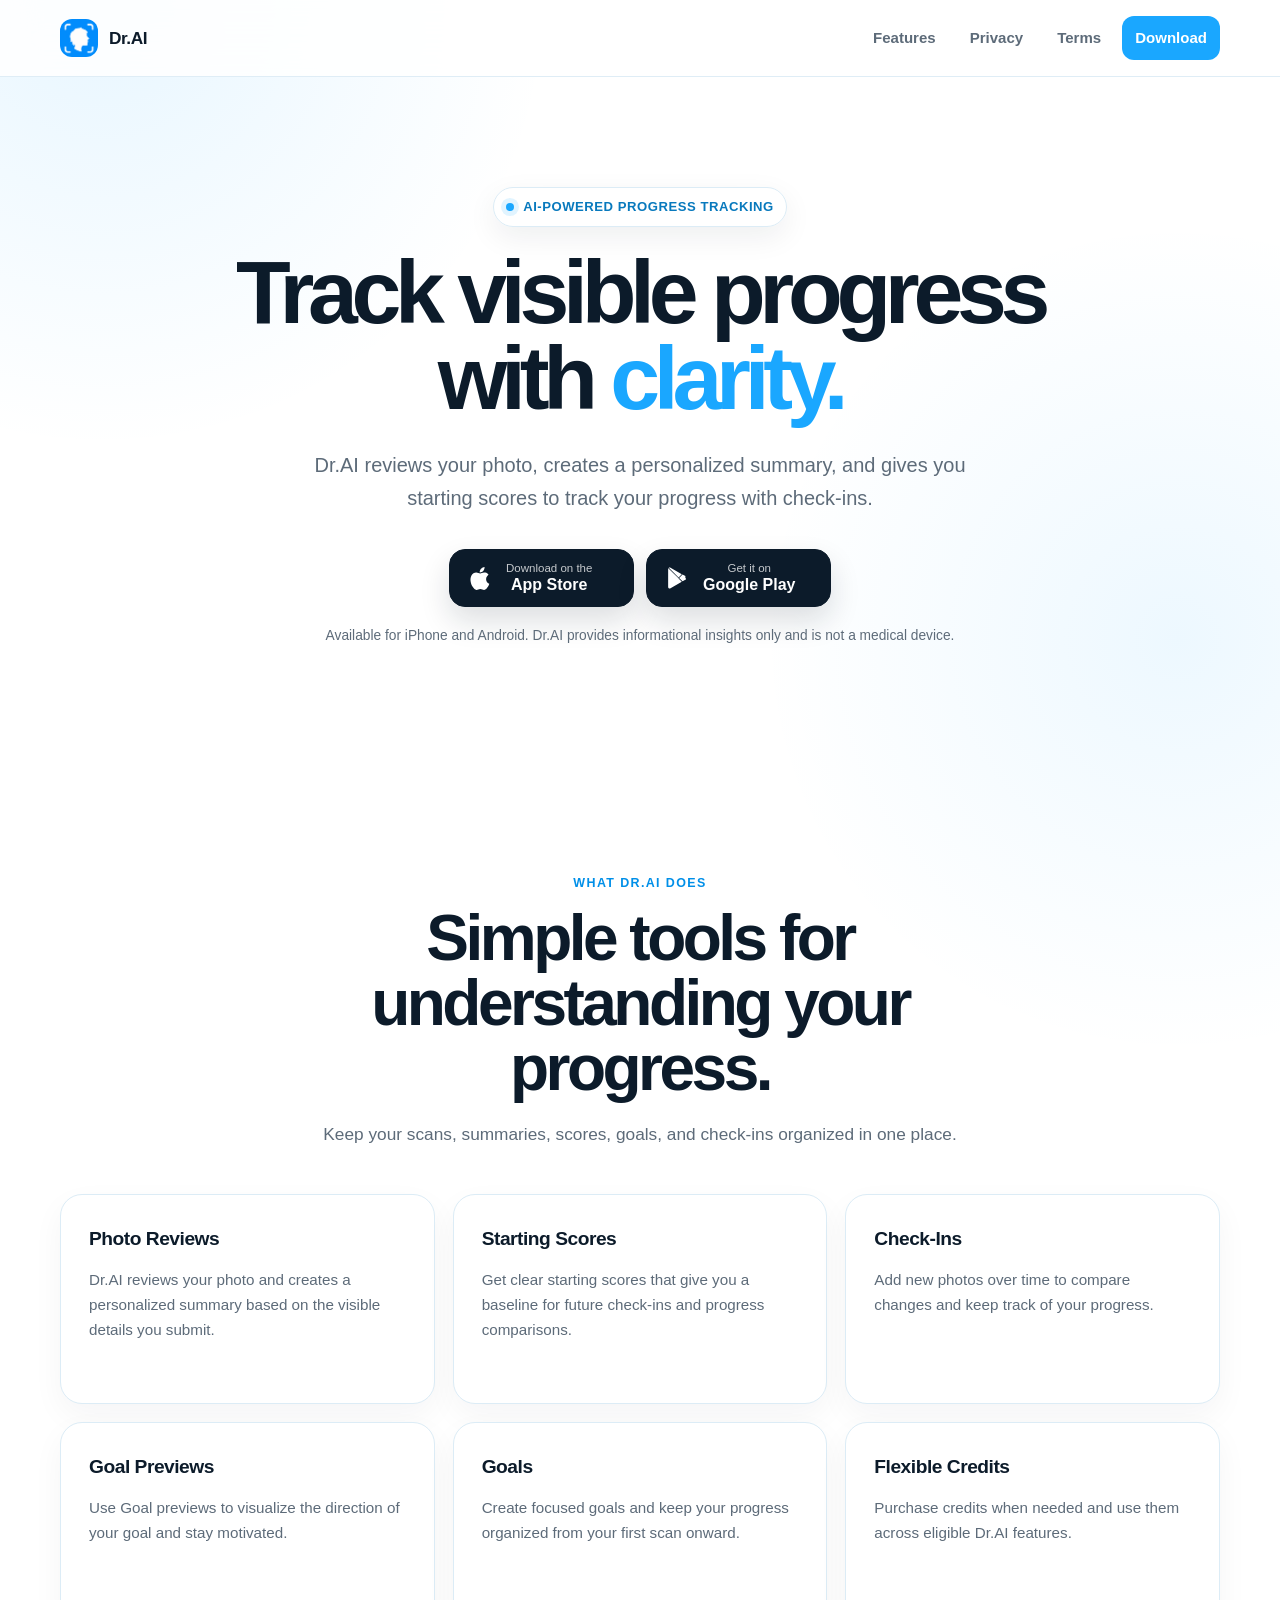
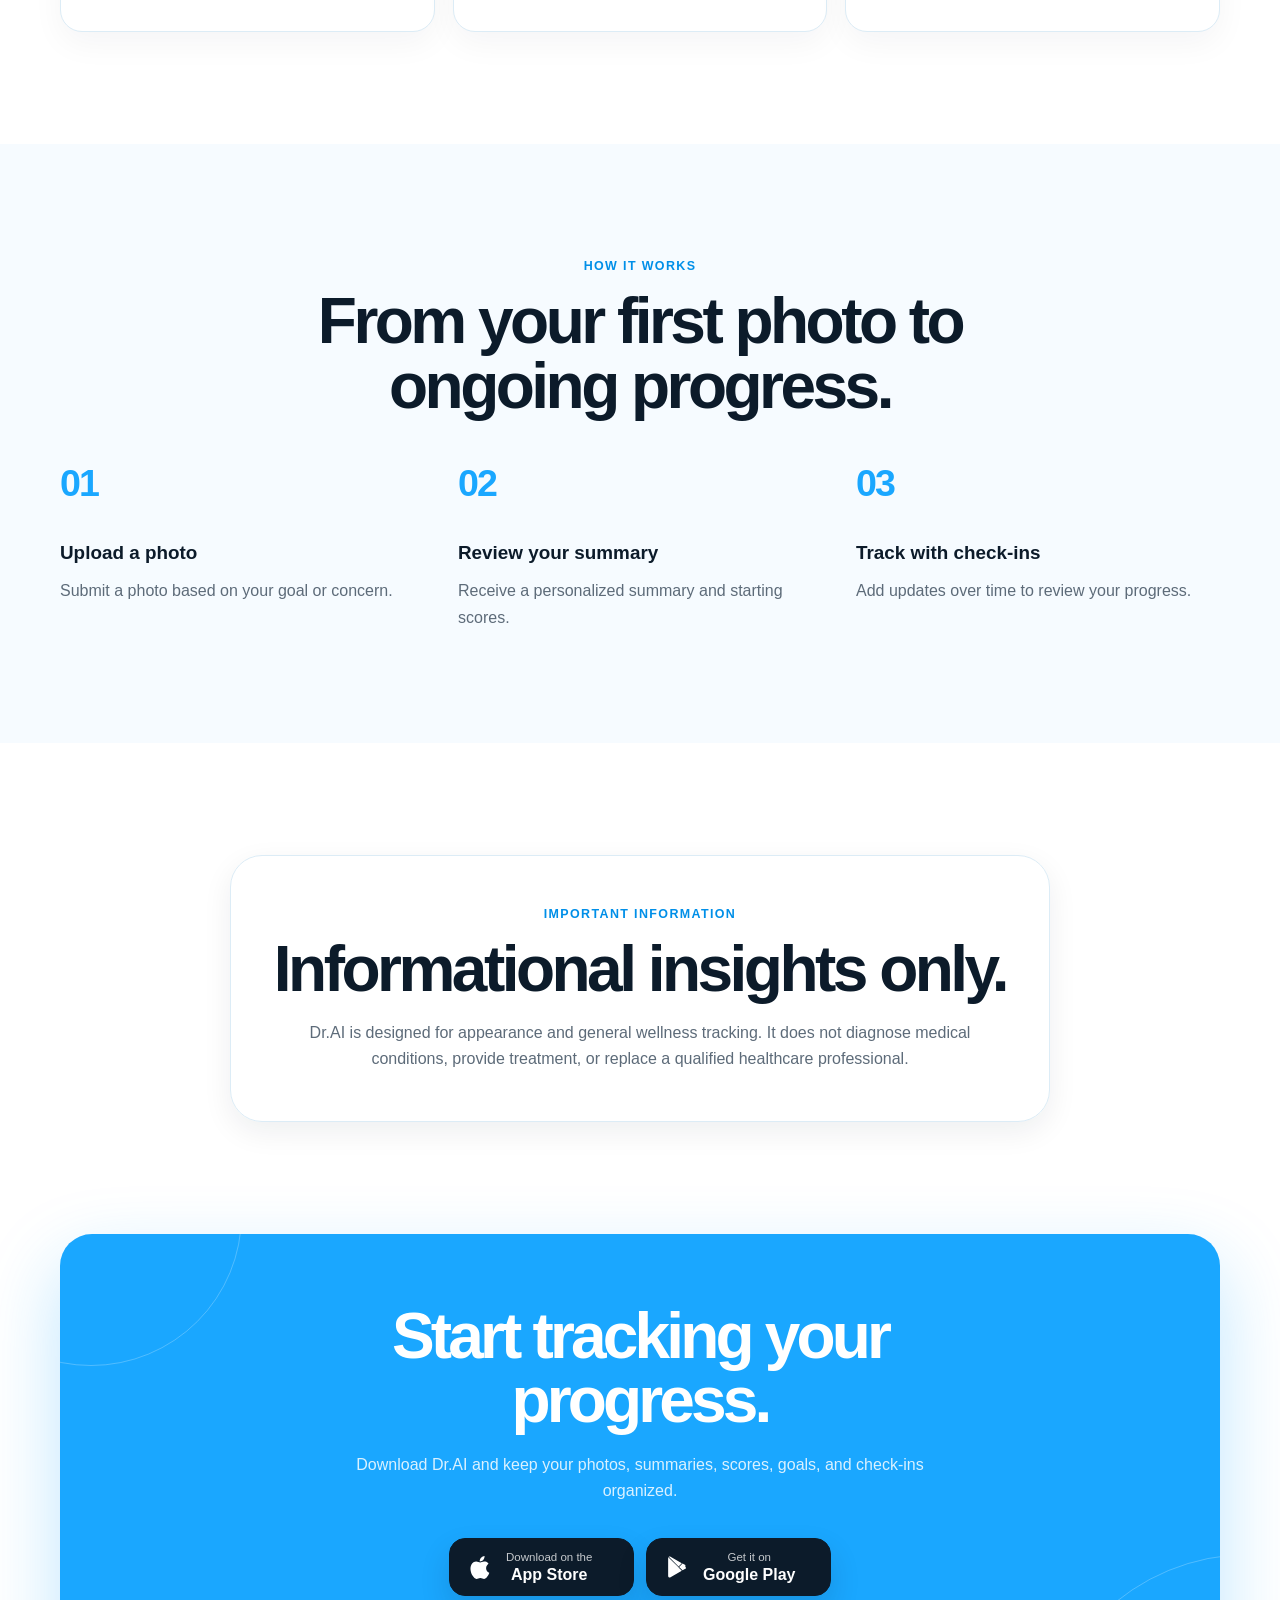
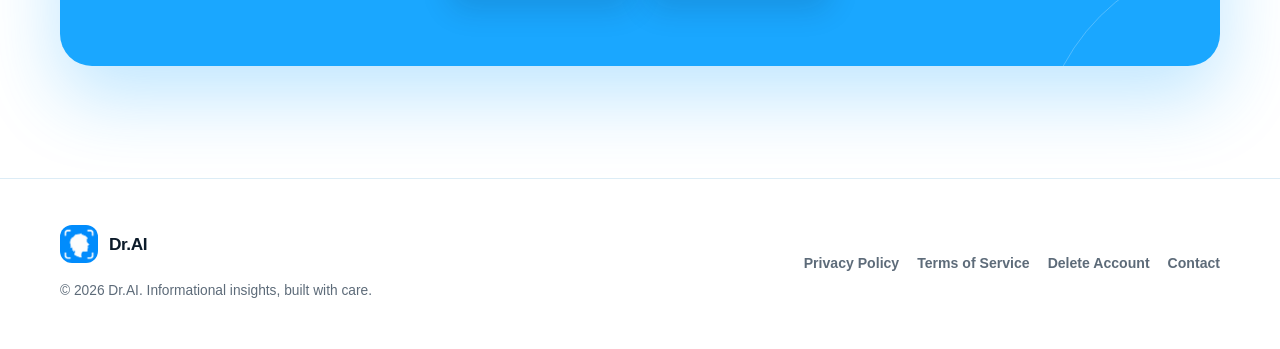
<file: index.html>
<!DOCTYPE html>
<html lang="en">
<head>
  <meta charset="UTF-8">
  <meta name="viewport" content="width=device-width, initial-scale=1.0">
  <meta name="theme-color" content="#1aa7ff">
  <link rel="stylesheet" href="styles.css">
  <link rel="icon" href="drai-logo.png">
  <title>Dr.AI — AI-Powered Progress Tracking</title>
  <meta name="description" content="Dr.AI reviews your photo, creates a personalized summary, and gives you starting scores to track your progress with check-ins.">
  <meta property="og:title" content="Dr.AI — See your progress more clearly">
  <meta property="og:description" content="See how Dr.AI organizes goal progress, personalized summaries, starting scores, and check-ins in one clear experience.">
  <meta property="og:type" content="website">
</head>
<body>
  <header class="site-header">
  <div class="container nav">
    <a class="brand" href="index.html" aria-label="Dr.AI home">
      <img class="brand-logo" src="drai-logo.png" alt="Dr.AI logo">
      <span>Dr.AI</span>
    </a>
    <nav class="nav-links" aria-label="Primary navigation">
      <a href="index.html#features">Features</a>
      <a href="privacy.html">Privacy</a>
      <a href="terms.html">Terms</a>
      <a class="nav-download" href="index.html#download">Download</a>
    </nav>
  </div>
</header>

  
  <main>
    <section class="hero hero-simple">
      <div class="container hero-simple-inner">
        <div class="eyebrow"><span class="eyebrow-dot"></span>AI-powered progress tracking</div>

        <h1>Track visible progress with <span>clarity.</span></h1>

        <p class="hero-copy">
          Dr.AI reviews your photo, creates a personalized summary, and gives you starting scores to track your progress with check-ins.
        </p>

        <div class="store-actions hero-store-actions">
          <a class="store-button" href="https://apps.apple.com/app/id6752670958" target="_blank" rel="noopener" aria-label="Download Dr.AI on the App Store">
            <svg class="store-icon" viewBox="0 0 24 24" aria-hidden="true">
              <path fill="currentColor" d="M16.7 12.9c0-2.6 2.2-3.9 2.3-4-1.2-1.8-3.1-2-3.8-2-1.6-.2-3.2 1-4 .9-.9 0-2.2-.9-3.6-.9-1.8 0-3.5 1.1-4.4 2.7-1.9 3.3-.5 8.1 1.3 10.8.9 1.3 2 2.7 3.4 2.6 1.3-.1 1.9-.9 3.5-.9 1.6 0 2.1.9 3.5.9 1.5 0 2.4-1.3 3.3-2.6 1-1.5 1.5-3 1.5-3.1-.1 0-3-.9-3-4.4ZM14.2 5.2c.7-.9 1.2-2.2 1.1-3.4-1.1 0-2.5.8-3.3 1.7-.7.8-1.3 2.1-1.2 3.3 1.3.1 2.6-.6 3.4-1.6Z"/>
            </svg>
            <span><span class="store-label">Download on the</span><span class="store-name">App Store</span></span>
          </a>

          <a class="store-button" href="https://play.google.com/store/apps/details?id=com.mycompany.drai" target="_blank" rel="noopener" aria-label="Get Dr.AI on Google Play">
            <svg class="store-icon" viewBox="0 0 24 24" aria-hidden="true">
              <path fill="currentColor" d="M3.4 2.6c-.3.3-.5.8-.5 1.4v16c0 .6.2 1.1.5 1.4l.1.1 9-9v-.2l-9-8.8-.1.1Zm12.1 12.8-3-3-9 9c.4.4 1 .4 1.6.1l10.4-6.1Zm3.3-5.2-2.6-1.5-3.2 3.2 3.2 3.2 2.6-1.5c.8-.5.8-1.2 0-1.7v-1.7ZM5.1 2.5c-.6-.3-1.2-.3-1.6.1l9 8.9 3-3L5.1 2.5Z"/>
            </svg>
            <span><span class="store-label">Get it on</span><span class="store-name">Google Play</span></span>
          </a>
        </div>

        <p class="hero-note">
          Available for iPhone and Android. Dr.AI provides informational insights only and is not a medical device.
        </p>
      </div>
    </section>

    <section class="section section-simple" id="features">
      <div class="container">
        <div class="section-head centered">
          <p class="kicker">What Dr.AI does</p>
          <h2>Simple tools for understanding your progress.</h2>
          <p class="section-lead">
            Keep your scans, summaries, scores, goals, and check-ins organized in one place.
          </p>
        </div>

        <div class="feature-grid simple-feature-grid">
          <article class="feature-card simple-feature-card">
            <h3>Photo Reviews</h3>
            <p>Dr.AI reviews your photo and creates a personalized summary based on the visible details you submit.</p>
          </article>

          <article class="feature-card simple-feature-card">
            <h3>Starting Scores</h3>
            <p>Get clear starting scores that give you a baseline for future check-ins and progress comparisons.</p>
          </article>

          <article class="feature-card simple-feature-card">
            <h3>Check-Ins</h3>
            <p>Add new photos over time to compare changes and keep track of your progress.</p>
          </article>

          <article class="feature-card simple-feature-card">
            <h3>Goal Previews</h3>
            <p>Use Goal previews to visualize the direction of your goal and stay motivated.</p>
          </article>

          <article class="feature-card simple-feature-card">
            <h3>Goals</h3>
            <p>Create focused goals and keep your progress organized from your first scan onward.</p>
          </article>

          <article class="feature-card simple-feature-card">
            <h3>Flexible Credits</h3>
            <p>Purchase credits when needed and use them across eligible Dr.AI features.</p>
          </article>
        </div>
      </div>
    </section>

    <section class="section section-soft">
      <div class="container">
        <div class="section-head centered">
          <p class="kicker">How it works</p>
          <h2>From your first photo to ongoing progress.</h2>
        </div>

        <div class="steps simple-steps">
          <article class="step">
            <h3>Upload a photo</h3>
            <p>Submit a photo based on your goal or concern.</p>
          </article>

          <article class="step">
            <h3>Review your summary</h3>
            <p>Receive a personalized summary and starting scores.</p>
          </article>

          <article class="step">
            <h3>Track with check-ins</h3>
            <p>Add updates over time to review your progress.</p>
          </article>
        </div>
      </div>
    </section>

    <section class="section">
      <div class="container">
        <div class="simple-disclaimer">
          <p class="kicker">Important information</p>
          <h2>Informational insights only.</h2>
          <p>
            Dr.AI is designed for appearance and general wellness tracking. It does not diagnose medical conditions,
            provide treatment, or replace a qualified healthcare professional.
          </p>
        </div>
      </div>
    </section>

    <section class="cta" id="download">
      <div class="container">
        <div class="cta-panel">
          <h2>Start tracking your progress.</h2>
          <p>Download Dr.AI and keep your photos, summaries, scores, goals, and check-ins organized.</p>

          <div class="store-actions">
            <a class="store-button" href="https://apps.apple.com/app/id6752670958" target="_blank" rel="noopener" aria-label="Download Dr.AI on the App Store">
              <svg class="store-icon" viewBox="0 0 24 24" aria-hidden="true">
                <path fill="currentColor" d="M16.7 12.9c0-2.6 2.2-3.9 2.3-4-1.2-1.8-3.1-2-3.8-2-1.6-.2-3.2 1-4 .9-.9 0-2.2-.9-3.6-.9-1.8 0-3.5 1.1-4.4 2.7-1.9 3.3-.5 8.1 1.3 10.8.9 1.3 2 2.7 3.4 2.6 1.3-.1 1.9-.9 3.5-.9 1.6 0 2.1.9 3.5.9 1.5 0 2.4-1.3 3.3-2.6 1-1.5 1.5-3 1.5-3.1-.1 0-3-.9-3-4.4ZM14.2 5.2c.7-.9 1.2-2.2 1.1-3.4-1.1 0-2.5.8-3.3 1.7-.7.8-1.3 2.1-1.2 3.3 1.3.1 2.6-.6 3.4-1.6Z"/>
              </svg>
              <span><span class="store-label">Download on the</span><span class="store-name">App Store</span></span>
            </a>

            <a class="store-button" href="https://play.google.com/store/apps/details?id=com.mycompany.drai" target="_blank" rel="noopener" aria-label="Get Dr.AI on Google Play">
              <svg class="store-icon" viewBox="0 0 24 24" aria-hidden="true">
                <path fill="currentColor" d="M3.4 2.6c-.3.3-.5.8-.5 1.4v16c0 .6.2 1.1.5 1.4l.1.1 9-9v-.2l-9-8.8-.1.1Zm12.1 12.8-3-3-9 9c.4.4 1 .4 1.6.1l10.4-6.1Zm3.3-5.2-2.6-1.5-3.2 3.2 3.2 3.2 2.6-1.5c.8-.5.8-1.2 0-1.7v-1.7ZM5.1 2.5c-.6-.3-1.2-.3-1.6.1l9 8.9 3-3L5.1 2.5Z"/>
              </svg>
              <span><span class="store-label">Get it on</span><span class="store-name">Google Play</span></span>
            </a>
          </div>
        </div>
      </div>
    </section>
  </main>


  <footer class="site-footer">
  <div class="container footer-grid">
    <div>
<a class="brand" href="index.html" aria-label="Dr.AI home">
  <img class="brand-logo" src="drai-logo.png" alt="Dr.AI logo">
  <span>Dr.AI</span>
</a>
      <p class="footer-copy">© 2026 Dr.AI. Informational insights, built with care.</p>
    </div>
    <nav class="footer-links" aria-label="Footer navigation">
      <a href="privacy.html">Privacy Policy</a>
      <a href="terms.html">Terms of Service</a>
      <a href="delete-account.html">Delete Account</a>
      <a href="mailto:admin@draihealth.ca">Contact</a>
    </nav>
  </div>
</footer>
</body>
</html>
</file>
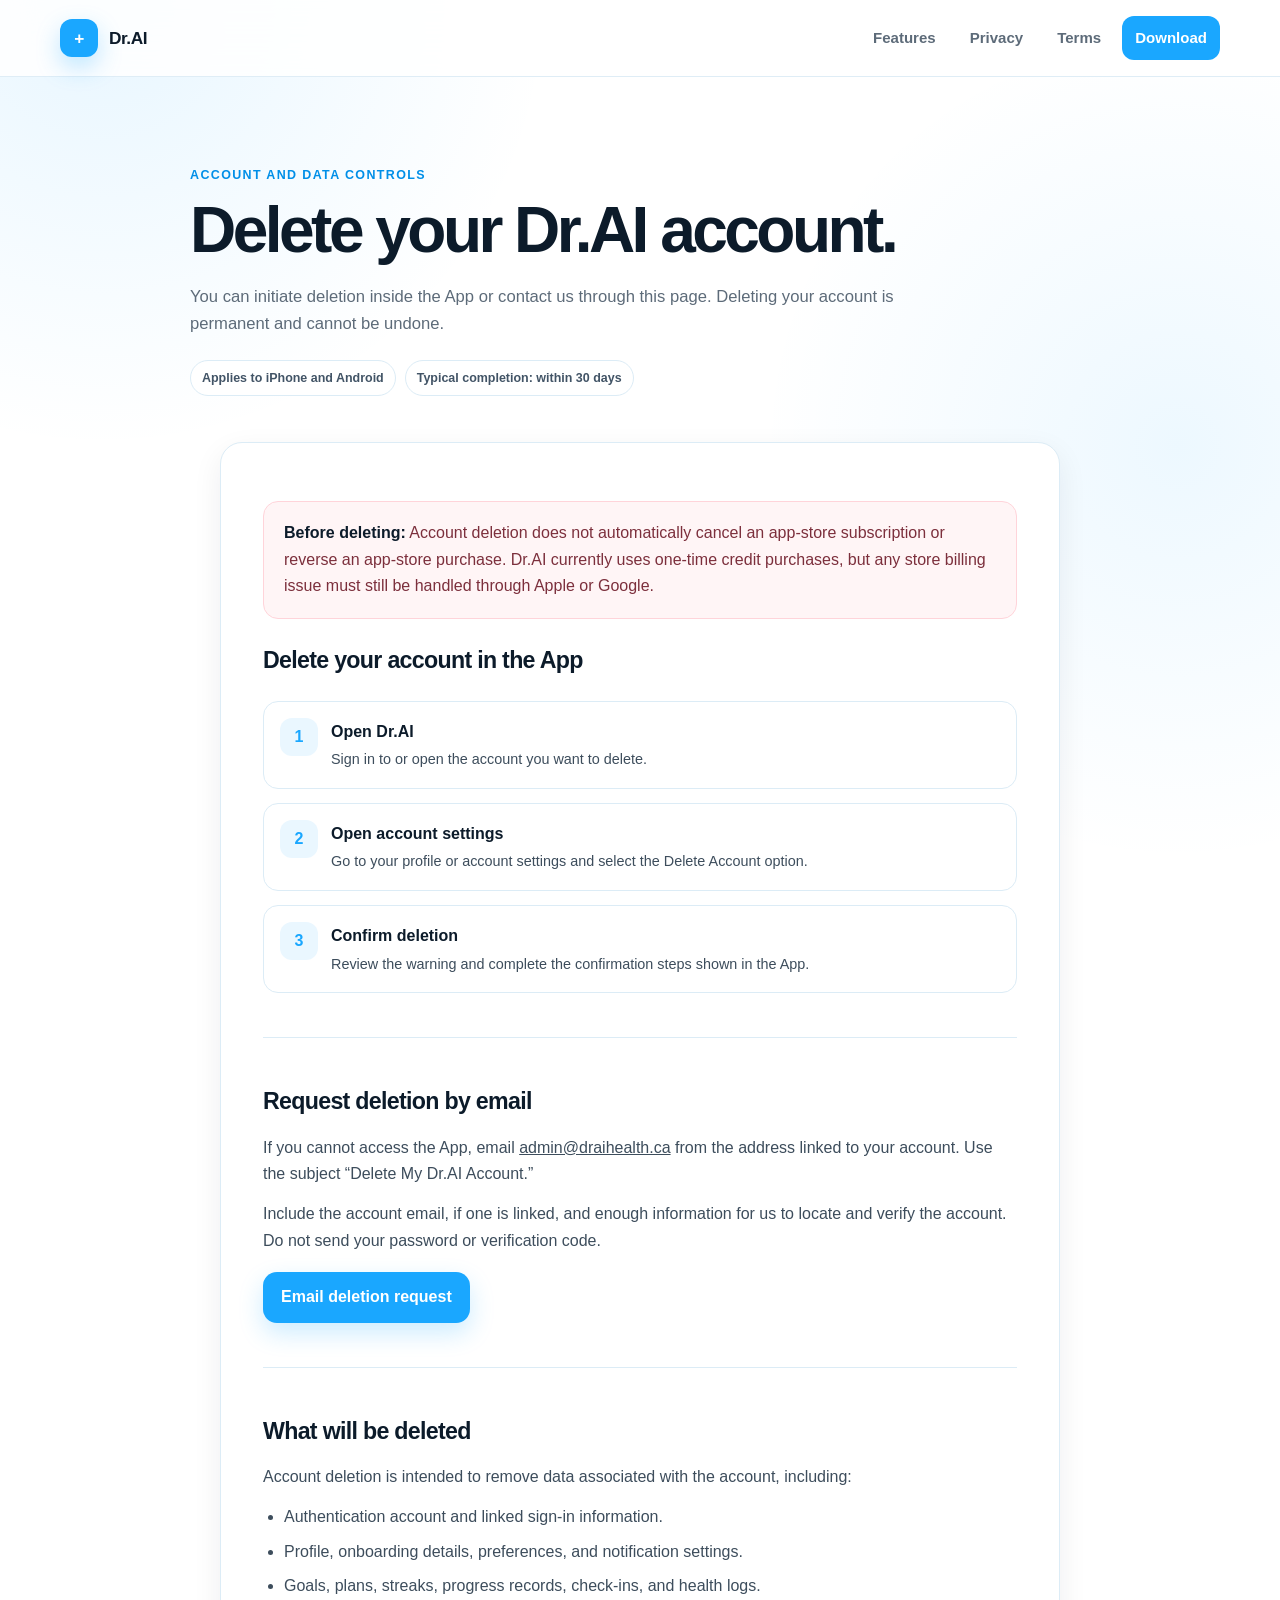
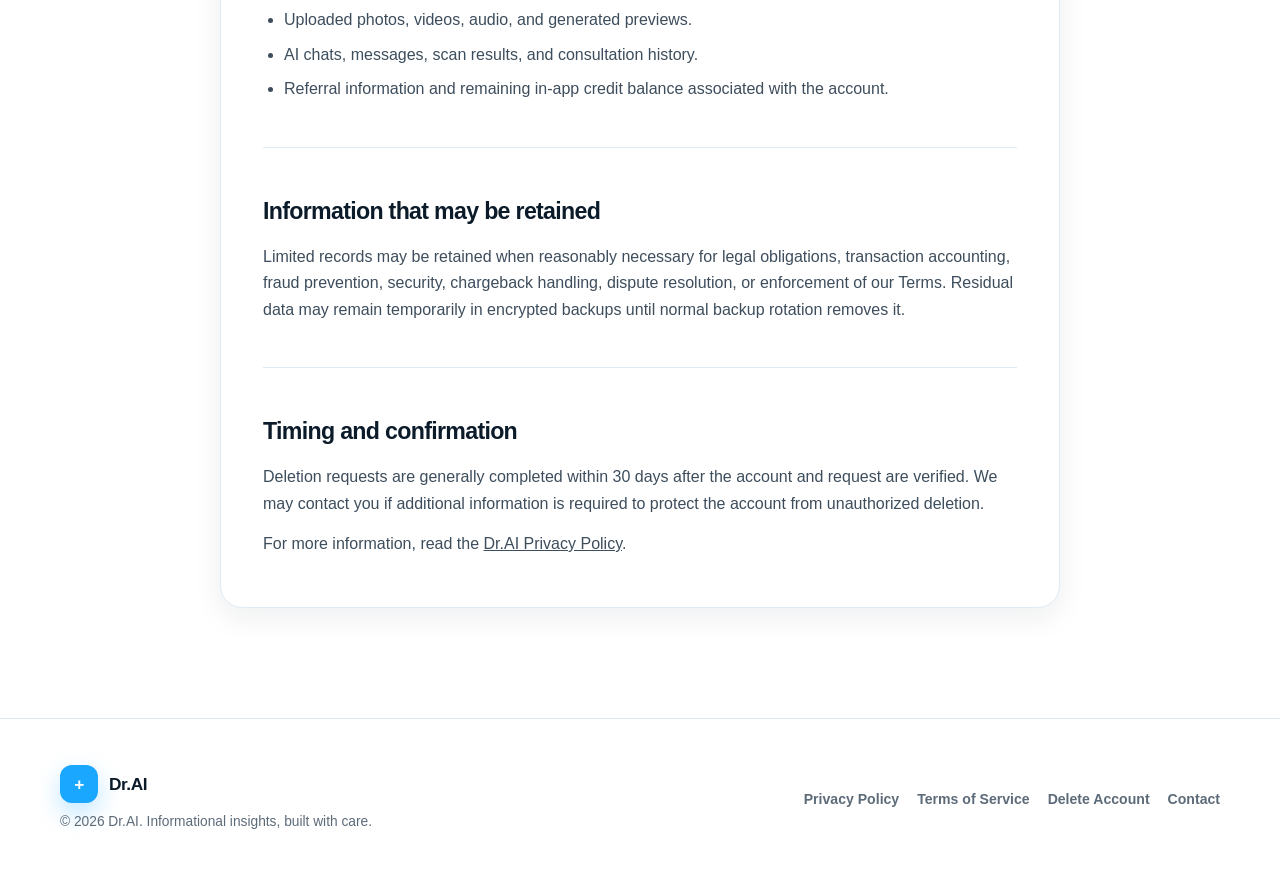
<file: delete-account.html>
<!DOCTYPE html>
<html lang="en">
<head>
  <meta charset="UTF-8">
  <meta name="viewport" content="width=device-width, initial-scale=1.0">
  <meta name="theme-color" content="#1aa7ff">
  <link rel="stylesheet" href="styles.css">
  <link rel="icon" href="data:image/svg+xml,%3Csvg xmlns='http://www.w3.org/2000/svg' viewBox='0 0 64 64'%3E%3Crect width='64' height='64' rx='18' fill='%231aa7ff'/%3E%3Cpath fill='white' d='M28 15h8v13h13v8H36v13h-8V36H15v-8h13z'/%3E%3C/svg%3E">
  <title>Delete Your Account — Dr.AI</title>
  <meta name="description" content="Request deletion of your Dr.AI account and associated data.">
</head>
<body>
  <header class="site-header">
  <div class="container nav">
    <a class="brand" href="index.html" aria-label="Dr.AI home">
      <span class="brand-mark" aria-hidden="true">+</span>
      <span>Dr.AI</span>
    </a>
    <nav class="nav-links" aria-label="Primary navigation">
      <a href="index.html#features">Features</a>
      <a href="privacy.html">Privacy</a>
      <a href="terms.html">Terms</a>
      <a class="nav-download" href="index.html#download">Download</a>
    </nav>
  </div>
</header>

  <main>
    <section class="legal-hero">
      <div class="container">
        <p class="kicker">Account and data controls</p>
        <h1>Delete your Dr.AI account.</h1>
        <p class="legal-subtitle">
          You can initiate deletion inside the App or contact us through this page. Deleting your account is permanent and cannot be undone.
        </p>
        <div class="meta-row">
          <span class="meta-pill">Applies to iPhone and Android</span>
          <span class="meta-pill">Typical completion: within 30 days</span>
        </div>
      </div>
    </section>

    <div class="legal-layout" style="grid-template-columns:minmax(0, 1fr); max-width:840px;">
      <article class="legal-card">
        <div class="notice warning">
          <strong>Before deleting:</strong> Account deletion does not automatically cancel an app-store subscription or reverse an app-store purchase. Dr.AI currently uses one-time credit purchases, but any store billing issue must still be handled through Apple or Google.
        </div>

        <section>
          <h2>Delete your account in the App</h2>
          <div class="deletion-steps">
            <div class="deletion-step">
              <div class="deletion-number">1</div>
              <div>
                <strong>Open Dr.AI</strong>
                <p>Sign in to or open the account you want to delete.</p>
              </div>
            </div>
            <div class="deletion-step">
              <div class="deletion-number">2</div>
              <div>
                <strong>Open account settings</strong>
                <p>Go to your profile or account settings and select the Delete Account option.</p>
              </div>
            </div>
            <div class="deletion-step">
              <div class="deletion-number">3</div>
              <div>
                <strong>Confirm deletion</strong>
                <p>Review the warning and complete the confirmation steps shown in the App.</p>
              </div>
            </div>
          </div>
        </section>

        <section>
          <h2>Request deletion by email</h2>
          <p>
            If you cannot access the App, email <a href="mailto:admin@draihealth.ca">admin@draihealth.ca</a> from the address linked to your account. Use the subject “Delete My Dr.AI Account.”
          </p>
          <p>
            Include the account email, if one is linked, and enough information for us to locate and verify the account. Do not send your password or verification code.
          </p>
          <div class="action-row">
            <a class="button" href="mailto:admin@draihealth.ca?subject=Delete%20My%20Dr.AI%20Account&body=Please%20delete%20my%20Dr.AI%20account%20and%20associated%20data.%0A%0AAccount%20email%3A%20%0AAdditional%20details%3A%20">Email deletion request</a>
          </div>
        </section>

        <section>
          <h2>What will be deleted</h2>
          <p>Account deletion is intended to remove data associated with the account, including:</p>
          <ul>
            <li>Authentication account and linked sign-in information.</li>
            <li>Profile, onboarding details, preferences, and notification settings.</li>
            <li>Goals, plans, streaks, progress records, check-ins, and health logs.</li>
            <li>Uploaded photos, videos, audio, and generated previews.</li>
            <li>AI chats, messages, scan results, and consultation history.</li>
            <li>Referral information and remaining in-app credit balance associated with the account.</li>
          </ul>
        </section>

        <section>
          <h2>Information that may be retained</h2>
          <p>
            Limited records may be retained when reasonably necessary for legal obligations, transaction accounting, fraud prevention, security, chargeback handling, dispute resolution, or enforcement of our Terms. Residual data may remain temporarily in encrypted backups until normal backup rotation removes it.
          </p>
        </section>

        <section>
          <h2>Timing and confirmation</h2>
          <p>
            Deletion requests are generally completed within 30 days after the account and request are verified. We may contact you if additional information is required to protect the account from unauthorized deletion.
          </p>
          <p>For more information, read the <a href="privacy.html">Dr.AI Privacy Policy</a>.</p>
        </section>
      </article>
    </div>
  </main>

  <footer class="site-footer">
  <div class="container footer-grid">
    <div>
      <a class="brand" href="index.html" aria-label="Dr.AI home">
        <span class="brand-mark" aria-hidden="true">+</span>
        <span>Dr.AI</span>
      </a>
      <p class="footer-copy">© 2026 Dr.AI. Informational insights, built with care.</p>
    </div>
    <nav class="footer-links" aria-label="Footer navigation">
      <a href="privacy.html">Privacy Policy</a>
      <a href="terms.html">Terms of Service</a>
      <a href="delete-account.html">Delete Account</a>
      <a href="mailto:admin@draihealth.ca">Contact</a>
    </nav>
  </div>
</footer>
</body>
</html>
</file>
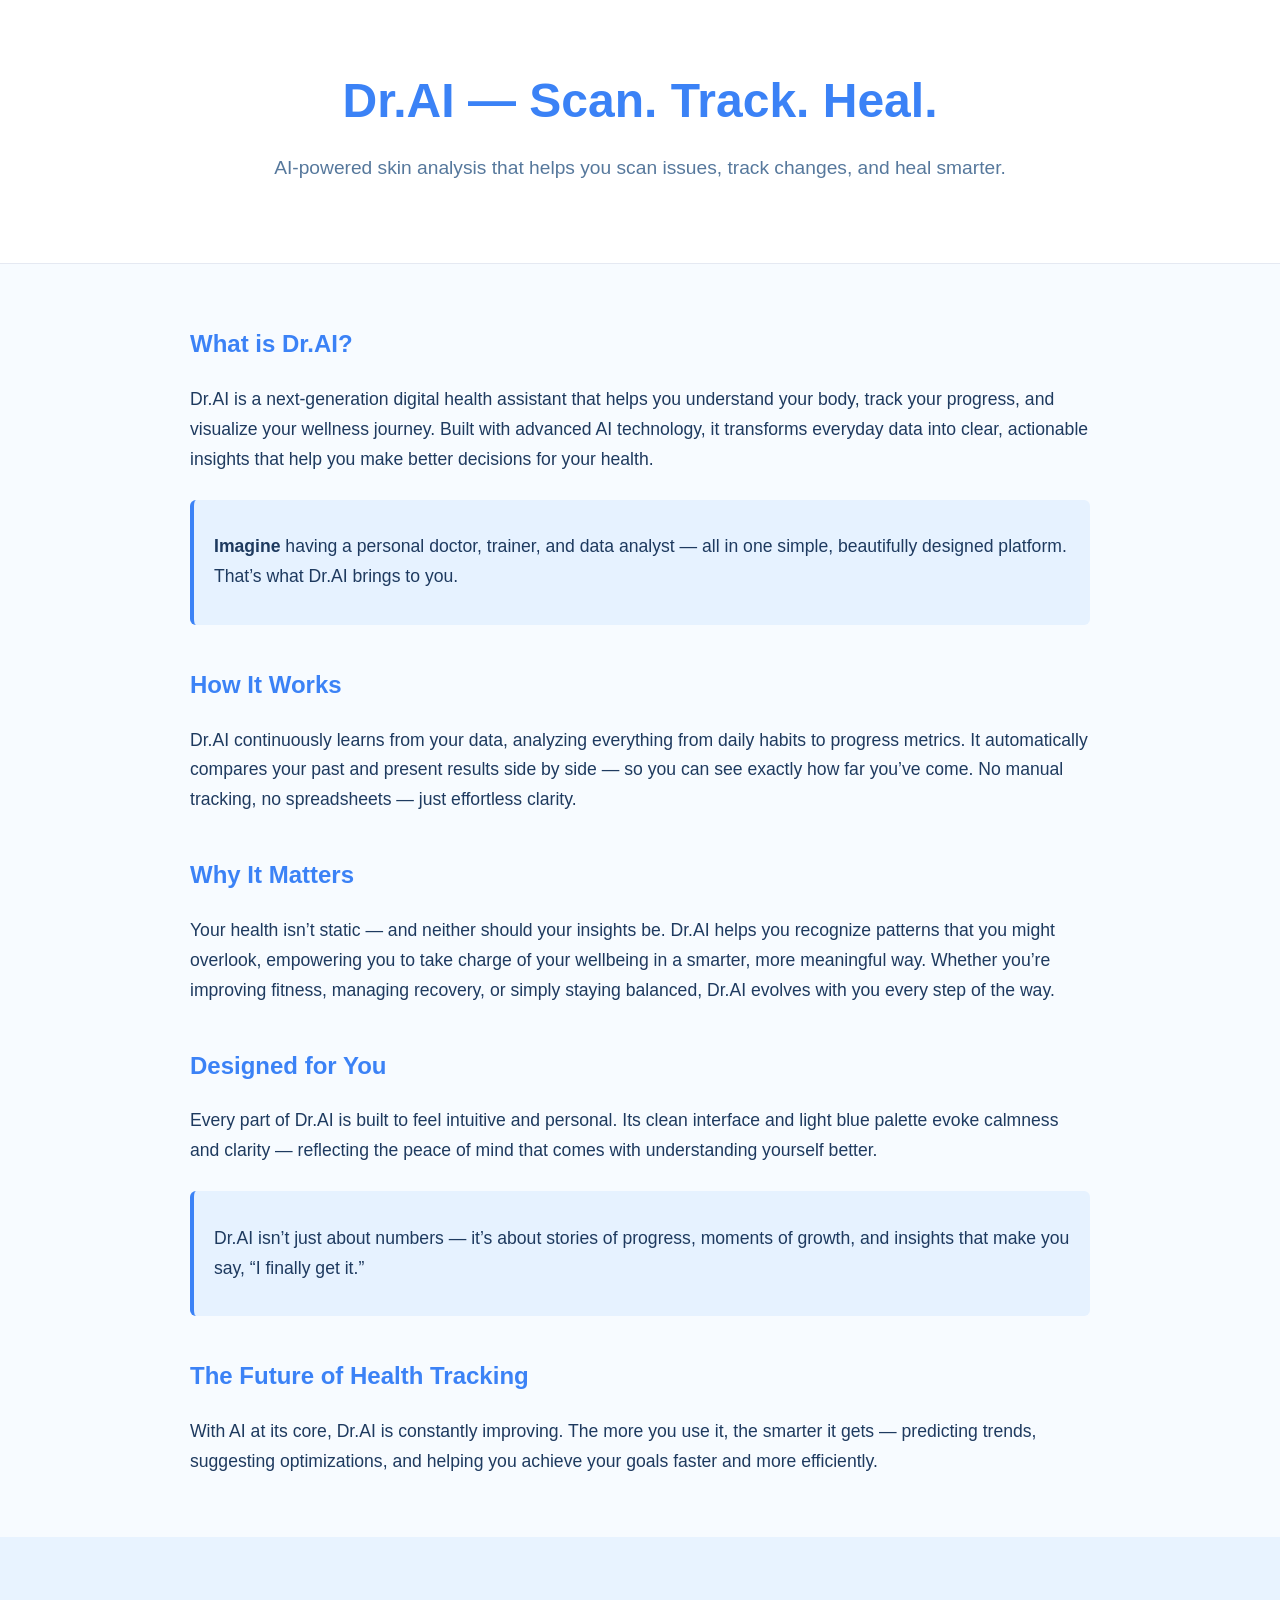
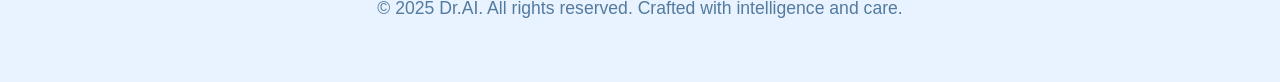
<file: draipage (1).html>
<!DOCTYPE html>
<html lang="en">
<head>
  <meta charset="UTF-8" />
  <meta name="viewport" content="width=device-width, initial-scale=1.0" />
  <title>Dr.AI - Smarter Health Tracking</title>
  <style>
    body {
      font-family: 'Inter', sans-serif;
      background-color: #f7fbff;
      color: #1e3a5f;
      margin: 0;
      line-height: 1.7;
    }
    /* Updated header: clean white, minimal, no blue gradient */
    header {
      background: #ffffff;
      text-align: center;
      padding: 60px 20px;
      border-bottom: 1px solid #e5e9f2;
    }
    header h1 {
      font-size: 3rem;
      margin: 0;
      color: #3b82f6;
      font-weight: 800;
    }
    header p {
      font-size: 1.2rem;
      margin-top: 10px;
      color: #56789c;
    }
    section {
      max-width: 900px;
      margin: 60px auto;
      padding: 0 20px;
    }
    h2 {
      color: #3b82f6;
      margin-top: 40px;
    }
    p {
      font-size: 1.1rem;
    }
    .highlight {
      background-color: #e6f2ff;
      padding: 15px 20px;
      border-left: 4px solid #3b82f6;
      border-radius: 6px;
      margin: 25px 0;
    }
    footer {
      background: #e8f3ff;
      text-align: center;
      padding: 40px 20px;
      color: #547a9e;
    }
  </style>
</head>
<body>
  <header>
    <h1>Dr.AI — Scan. Track. Heal.</h1>
    <p>AI-powered skin analysis that helps you scan issues, track changes, and heal smarter.</p>
  </header>
  
  <section>
    <h2>What is Dr.AI?</h2>
    <p>Dr.AI is a next-generation digital health assistant that helps you understand your body, track your progress, and visualize your wellness journey. Built with advanced AI technology, it transforms everyday data into clear, actionable insights that help you make better decisions for your health.</p>

    <div class="highlight">
      <p><strong>Imagine</strong> having a personal doctor, trainer, and data analyst — all in one simple, beautifully designed platform. That’s what Dr.AI brings to you.</p>
    </div>

    <h2>How It Works</h2>
    <p>Dr.AI continuously learns from your data, analyzing everything from daily habits to progress metrics. It automatically compares your past and present results side by side — so you can see exactly how far you’ve come. No manual tracking, no spreadsheets — just effortless clarity.</p>

    <h2>Why It Matters</h2>
    <p>Your health isn’t static — and neither should your insights be. Dr.AI helps you recognize patterns that you might overlook, empowering you to take charge of your wellbeing in a smarter, more meaningful way. Whether you’re improving fitness, managing recovery, or simply staying balanced, Dr.AI evolves with you every step of the way.</p>

    <h2>Designed for You</h2>
    <p>Every part of Dr.AI is built to feel intuitive and personal. Its clean interface and light blue palette evoke calmness and clarity — reflecting the peace of mind that comes with understanding yourself better.</p>

    <div class="highlight">
      <p>Dr.AI isn’t just about numbers — it’s about stories of progress, moments of growth, and insights that make you say, “I finally get it.”</p>
    </div>

    <h2>The Future of Health Tracking</h2>
    <p>With AI at its core, Dr.AI is constantly improving. The more you use it, the smarter it gets — predicting trends, suggesting optimizations, and helping you achieve your goals faster and more efficiently.</p>
  </section>

  <footer>
    <p>© 2025 Dr.AI. All rights reserved. Crafted with intelligence and care.</p>
  </footer>
</body>
</html>
</file>
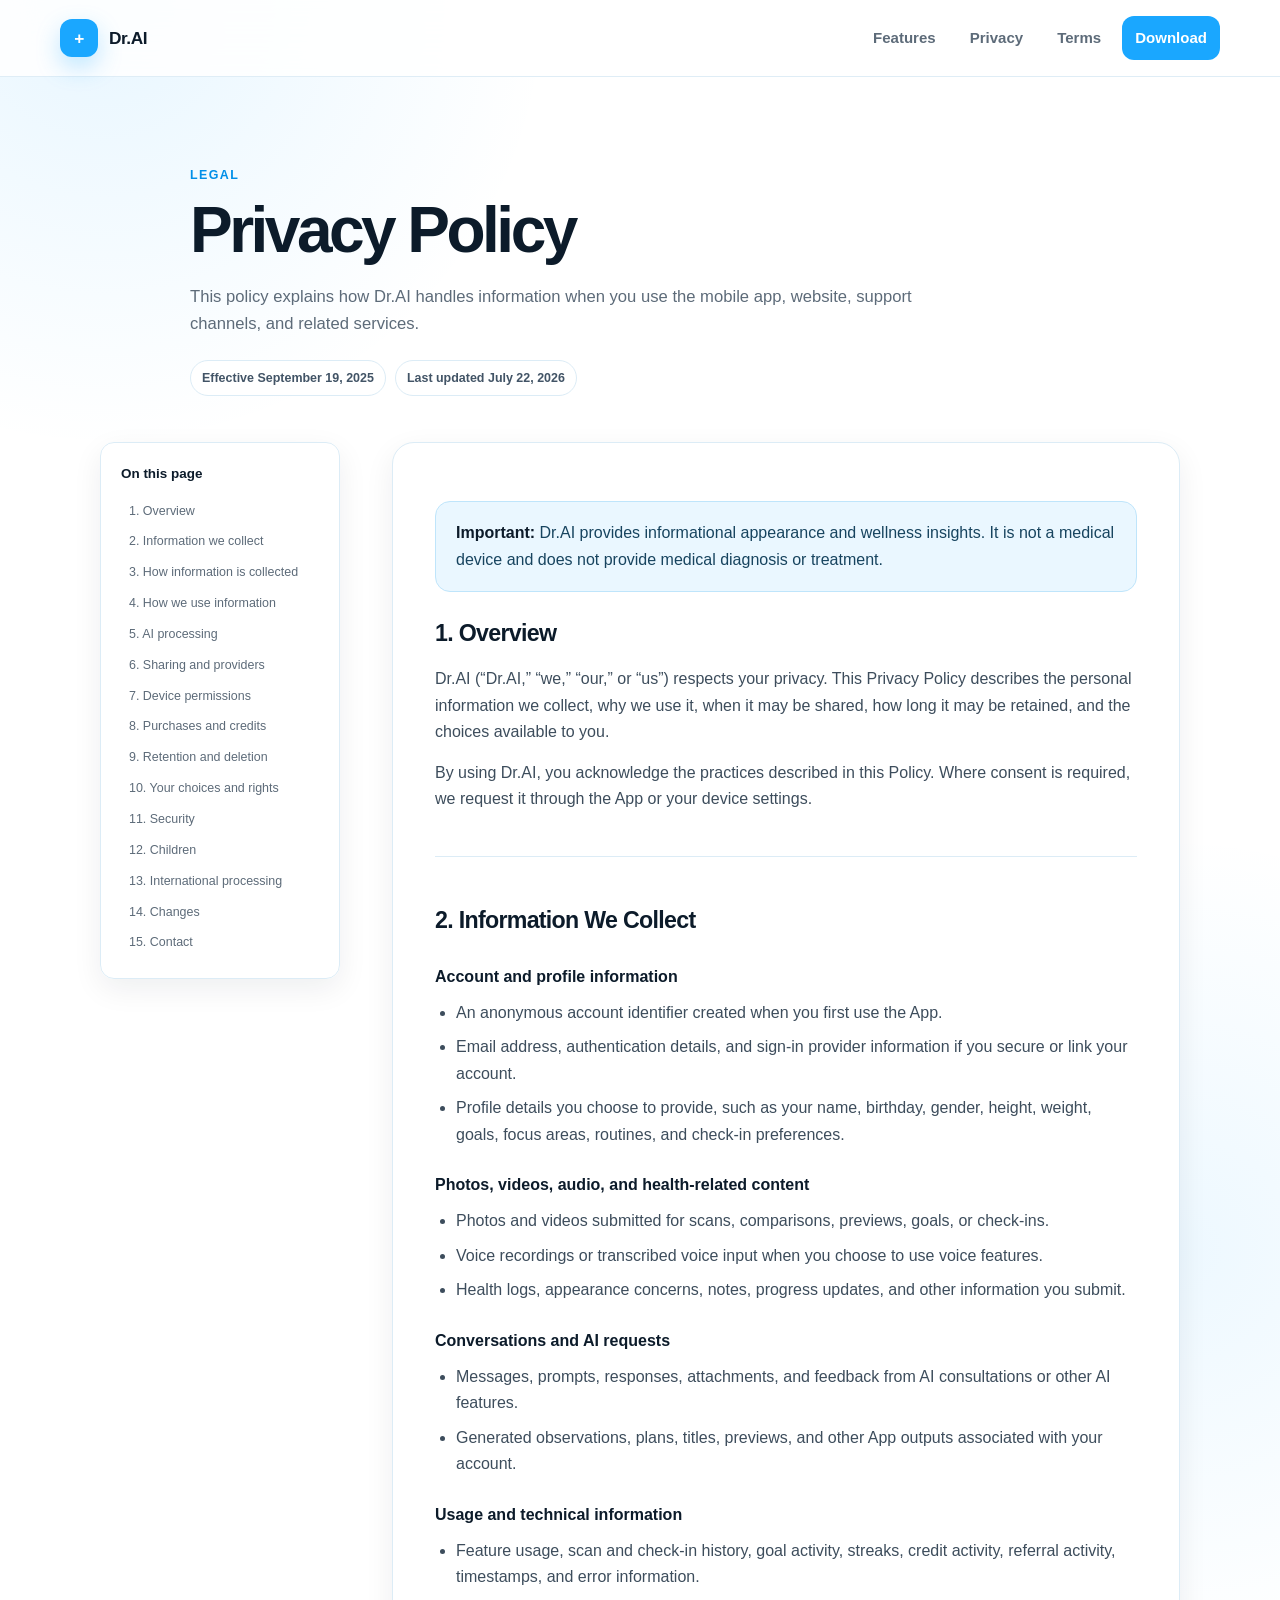
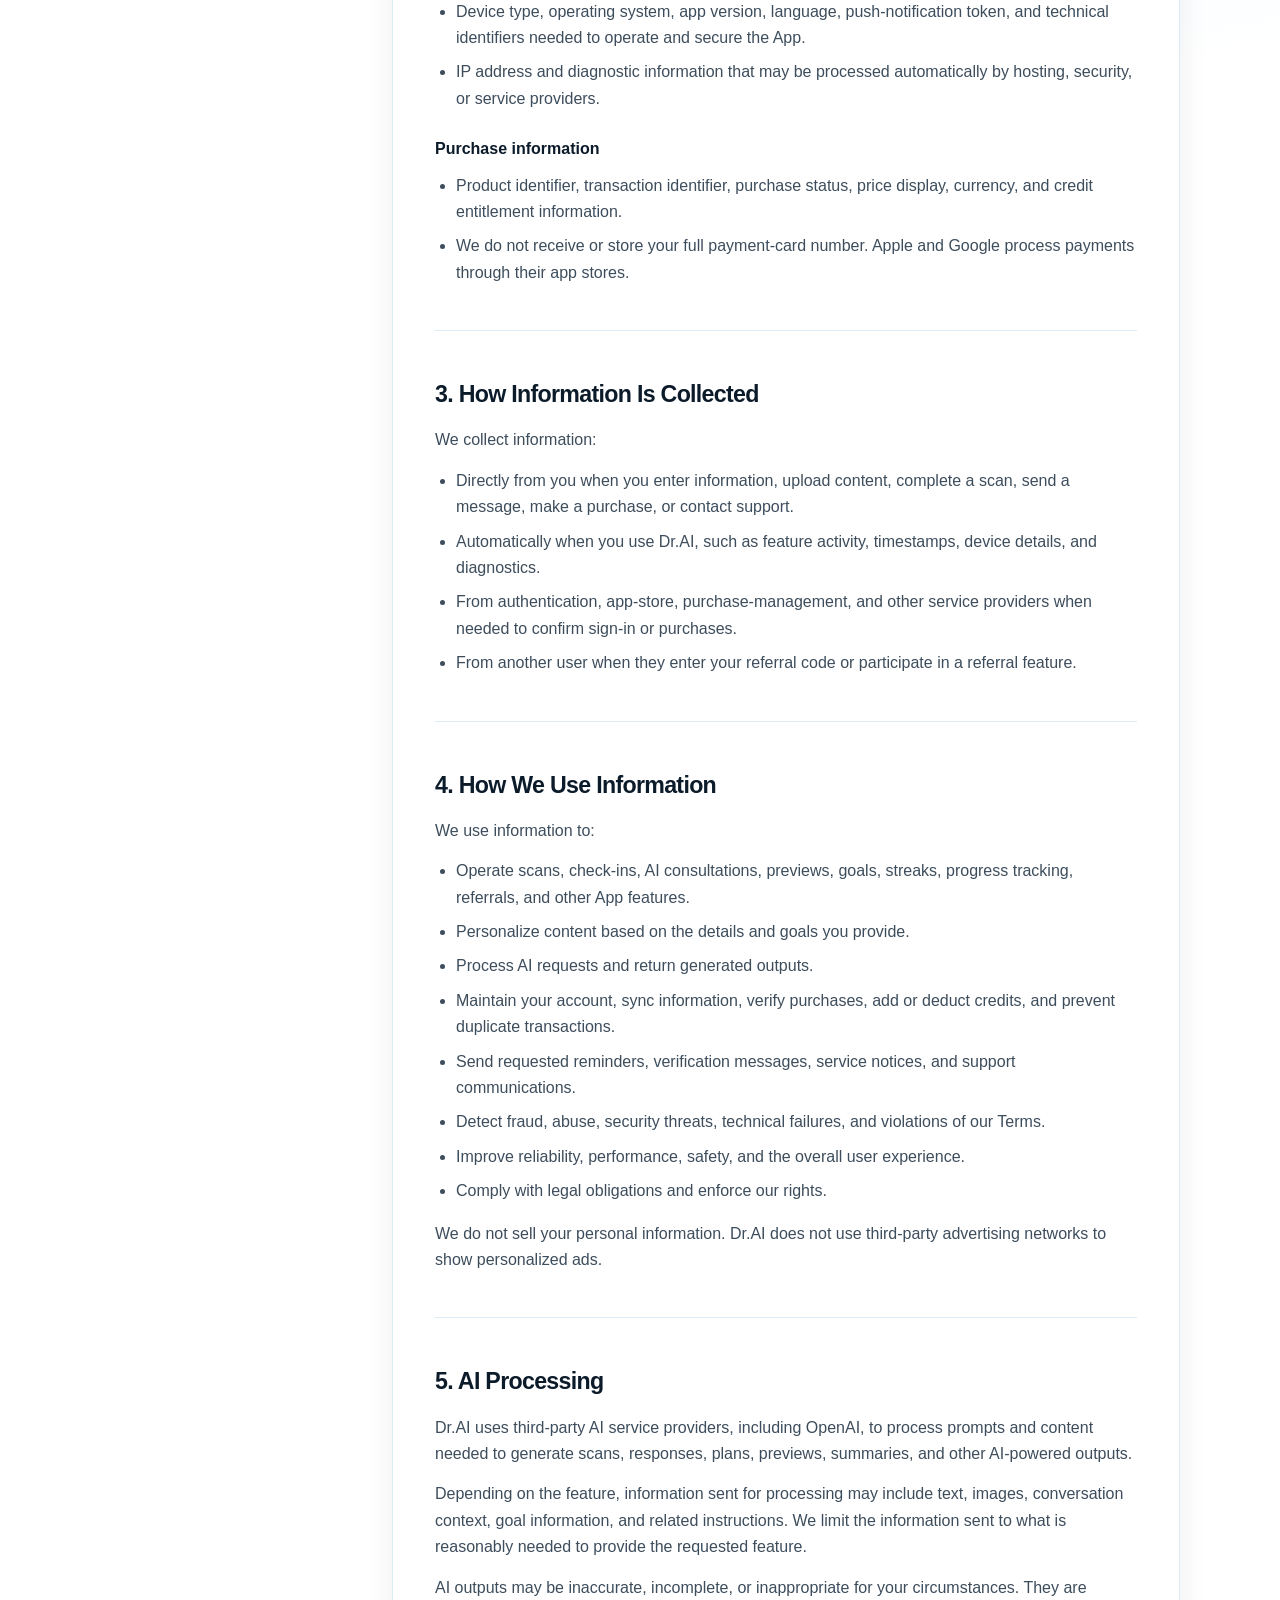
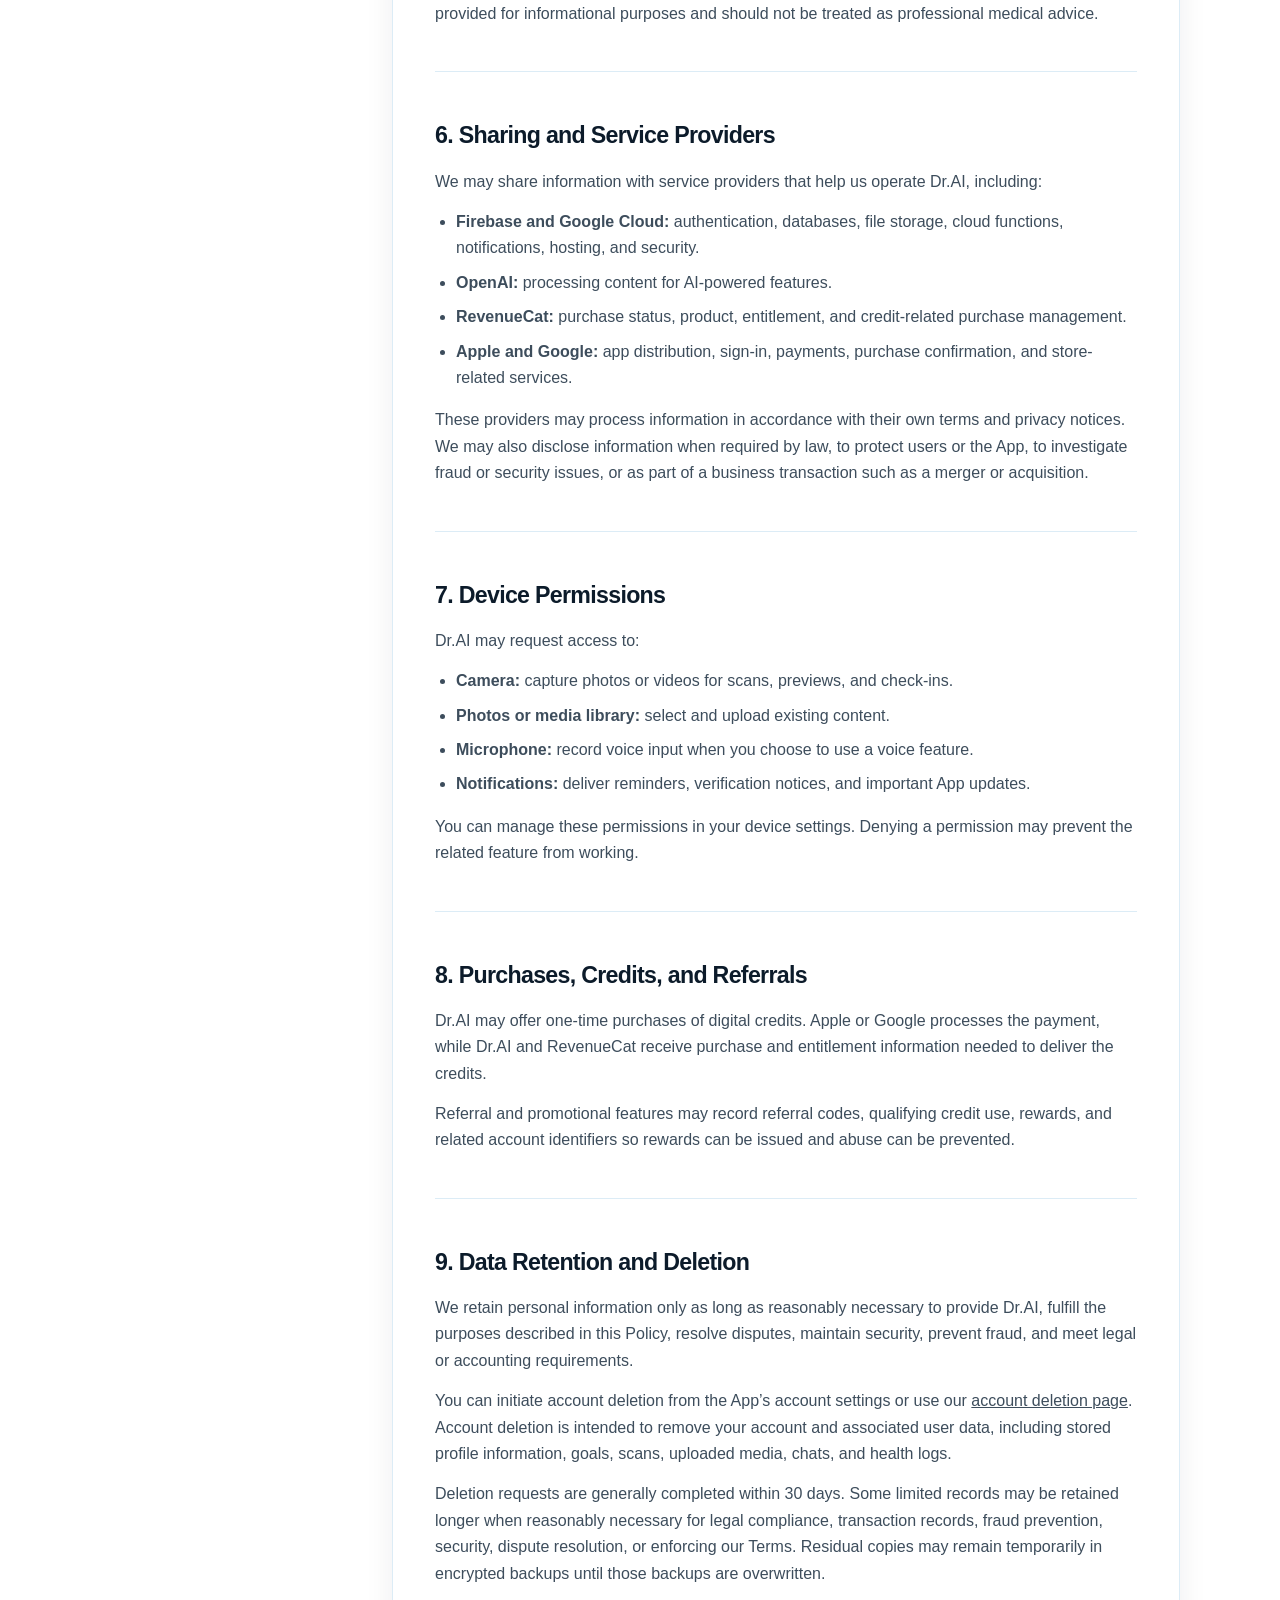
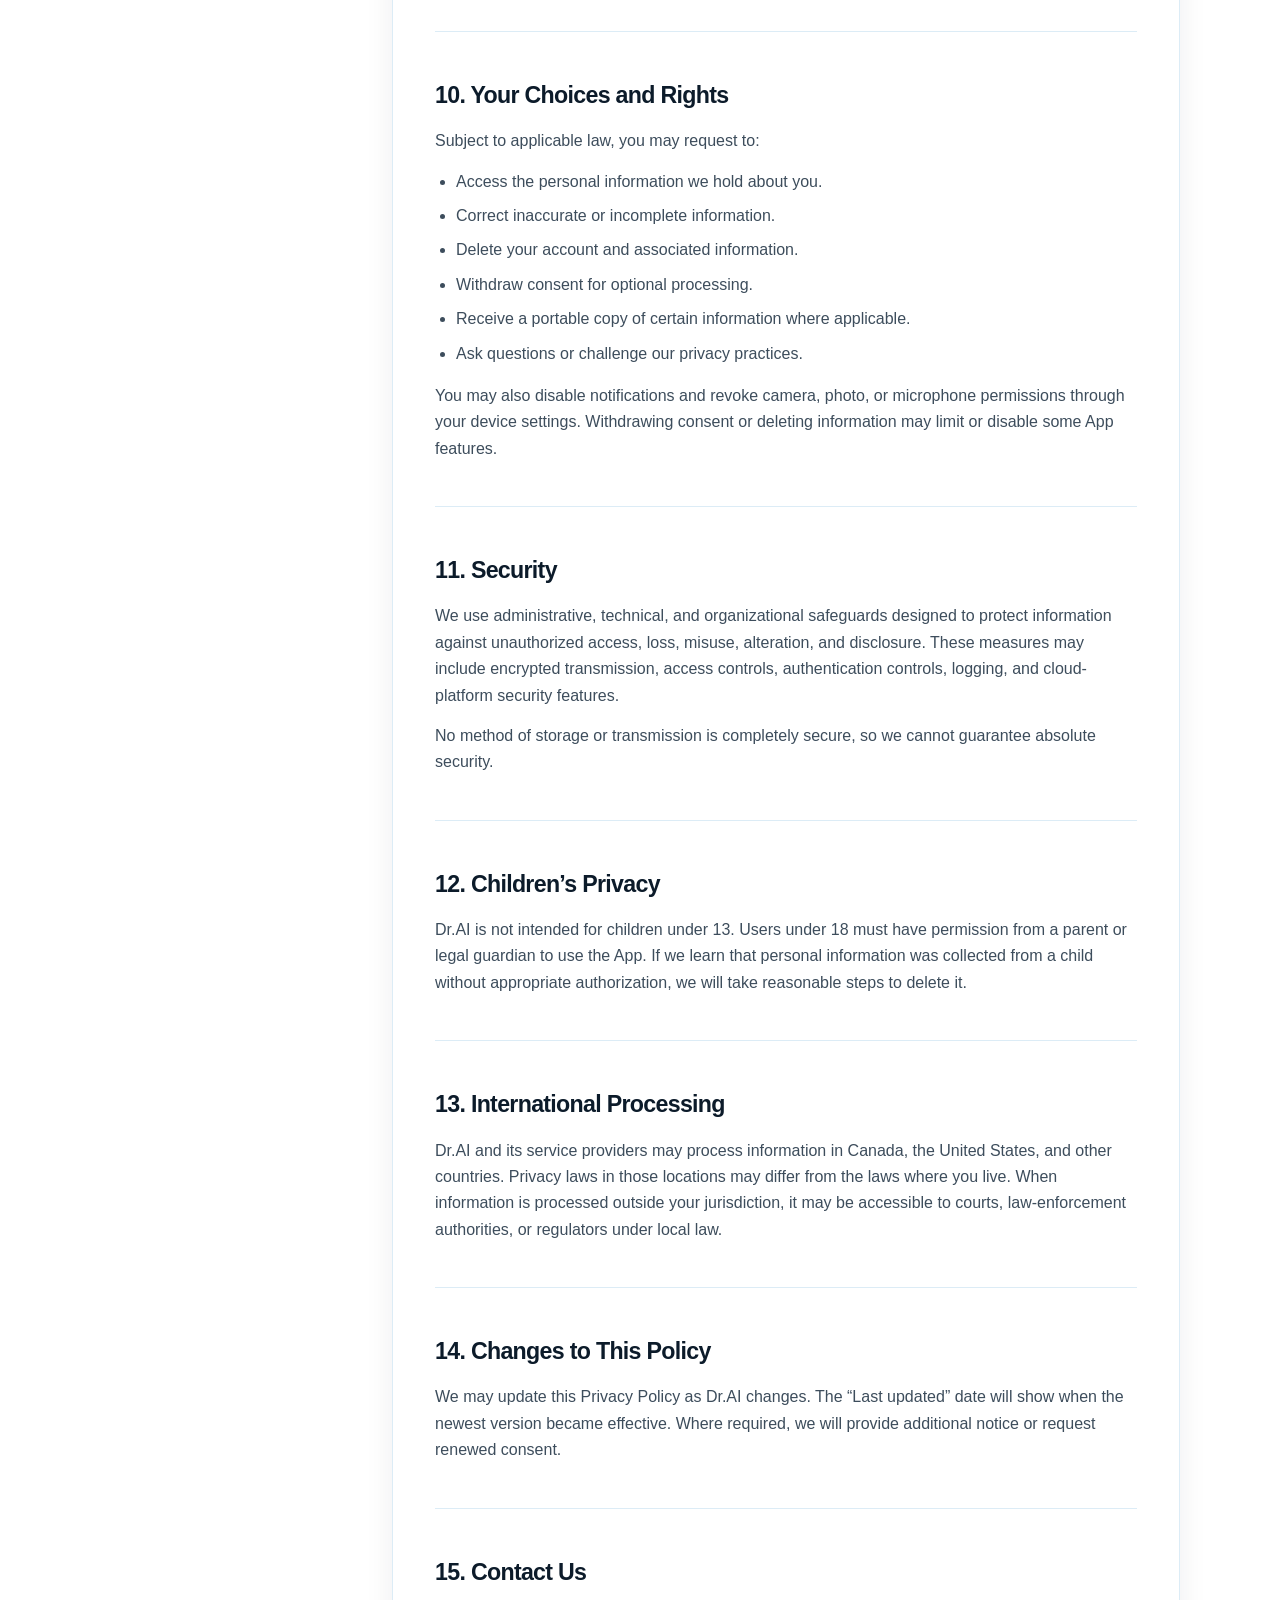
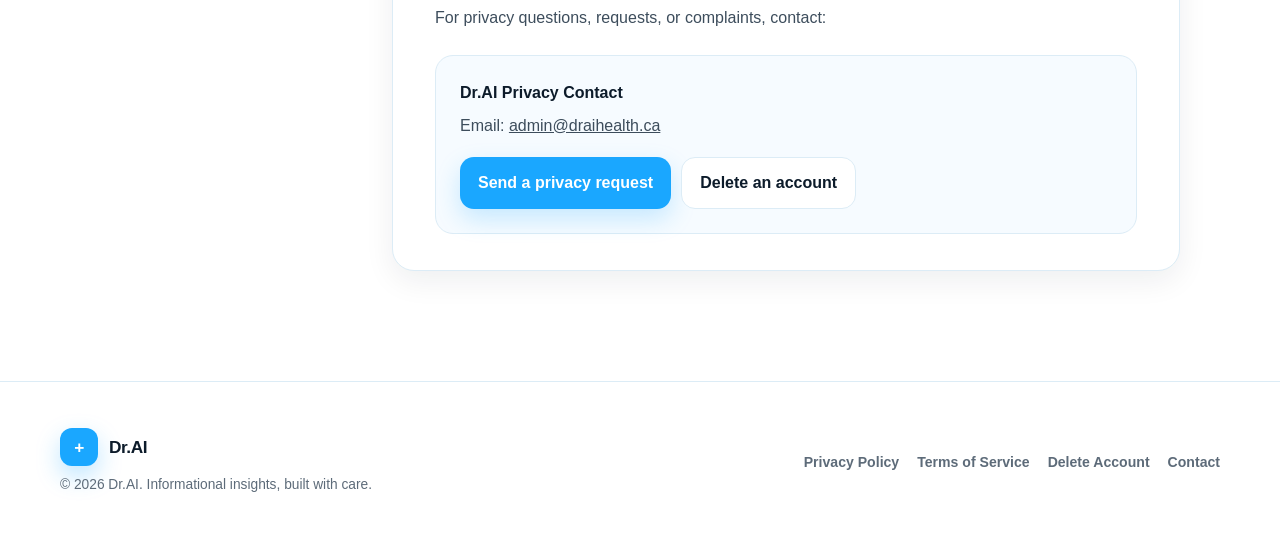
<file: privacy.html>
<!DOCTYPE html>
<html lang="en">
<head>
  <meta charset="UTF-8">
  <meta name="viewport" content="width=device-width, initial-scale=1.0">
  <meta name="theme-color" content="#1aa7ff">
  <link rel="stylesheet" href="styles.css">
  <link rel="icon" href="data:image/svg+xml,%3Csvg xmlns='http://www.w3.org/2000/svg' viewBox='0 0 64 64'%3E%3Crect width='64' height='64' rx='18' fill='%231aa7ff'/%3E%3Cpath fill='white' d='M28 15h8v13h13v8H36v13h-8V36H15v-8h13z'/%3E%3C/svg%3E">
  <title>Privacy Policy — Dr.AI</title>
  <meta name="description" content="Learn how Dr.AI collects, uses, shares, protects, retains, and deletes personal information.">
</head>
<body>
  <header class="site-header">
  <div class="container nav">
    <a class="brand" href="index.html" aria-label="Dr.AI home">
      <span class="brand-mark" aria-hidden="true">+</span>
      <span>Dr.AI</span>
    </a>
    <nav class="nav-links" aria-label="Primary navigation">
      <a href="index.html#features">Features</a>
      <a href="privacy.html">Privacy</a>
      <a href="terms.html">Terms</a>
      <a class="nav-download" href="index.html#download">Download</a>
    </nav>
  </div>
</header>

  <main>
    <section class="legal-hero">
      <div class="container">
        <p class="kicker">Legal</p>
        <h1>Privacy Policy</h1>
        <p class="legal-subtitle">
          This policy explains how Dr.AI handles information when you use the mobile app, website, support channels, and related services.
        </p>
        <div class="meta-row">
          <span class="meta-pill">Effective September 19, 2025</span>
          <span class="meta-pill">Last updated July 22, 2026</span>
        </div>
      </div>
    </section>

    <div class="legal-layout">
      <aside class="legal-toc" aria-label="Privacy Policy contents">
  <strong>On this page</strong>
  <a href="#overview">1. Overview</a>
  <a href="#collect">2. Information we collect</a>
  <a href="#sources">3. How information is collected</a>
  <a href="#use">4. How we use information</a>
  <a href="#ai">5. AI processing</a>
  <a href="#sharing">6. Sharing and providers</a>
  <a href="#permissions">7. Device permissions</a>
  <a href="#payments">8. Purchases and credits</a>
  <a href="#retention">9. Retention and deletion</a>
  <a href="#rights">10. Your choices and rights</a>
  <a href="#security">11. Security</a>
  <a href="#children">12. Children</a>
  <a href="#transfers">13. International processing</a>
  <a href="#changes">14. Changes</a>
  <a href="#contact">15. Contact</a>
</aside>

      <article class="legal-card">
        <div class="notice">
          <strong>Important:</strong> Dr.AI provides informational appearance and wellness insights. It is not a medical device and does not provide medical diagnosis or treatment.
        </div>

        <section id="overview">
          <h2>1. Overview</h2>
          <p>
            Dr.AI (“Dr.AI,” “we,” “our,” or “us”) respects your privacy. This Privacy Policy describes the personal information we collect, why we use it, when it may be shared, how long it may be retained, and the choices available to you.
          </p>
          <p>
            By using Dr.AI, you acknowledge the practices described in this Policy. Where consent is required, we request it through the App or your device settings.
          </p>
        </section>

        <section id="collect">
          <h2>2. Information We Collect</h2>

          <h3>Account and profile information</h3>
          <ul>
            <li>An anonymous account identifier created when you first use the App.</li>
            <li>Email address, authentication details, and sign-in provider information if you secure or link your account.</li>
            <li>Profile details you choose to provide, such as your name, birthday, gender, height, weight, goals, focus areas, routines, and check-in preferences.</li>
          </ul>

          <h3>Photos, videos, audio, and health-related content</h3>
          <ul>
            <li>Photos and videos submitted for scans, comparisons, previews, goals, or check-ins.</li>
            <li>Voice recordings or transcribed voice input when you choose to use voice features.</li>
            <li>Health logs, appearance concerns, notes, progress updates, and other information you submit.</li>
          </ul>

          <h3>Conversations and AI requests</h3>
          <ul>
            <li>Messages, prompts, responses, attachments, and feedback from AI consultations or other AI features.</li>
            <li>Generated observations, plans, titles, previews, and other App outputs associated with your account.</li>
          </ul>

          <h3>Usage and technical information</h3>
          <ul>
            <li>Feature usage, scan and check-in history, goal activity, streaks, credit activity, referral activity, timestamps, and error information.</li>
            <li>Device type, operating system, app version, language, push-notification token, and technical identifiers needed to operate and secure the App.</li>
            <li>IP address and diagnostic information that may be processed automatically by hosting, security, or service providers.</li>
          </ul>

          <h3>Purchase information</h3>
          <ul>
            <li>Product identifier, transaction identifier, purchase status, price display, currency, and credit entitlement information.</li>
            <li>We do not receive or store your full payment-card number. Apple and Google process payments through their app stores.</li>
          </ul>
        </section>

        <section id="sources">
          <h2>3. How Information Is Collected</h2>
          <p>We collect information:</p>
          <ul>
            <li>Directly from you when you enter information, upload content, complete a scan, send a message, make a purchase, or contact support.</li>
            <li>Automatically when you use Dr.AI, such as feature activity, timestamps, device details, and diagnostics.</li>
            <li>From authentication, app-store, purchase-management, and other service providers when needed to confirm sign-in or purchases.</li>
            <li>From another user when they enter your referral code or participate in a referral feature.</li>
          </ul>
        </section>

        <section id="use">
          <h2>4. How We Use Information</h2>
          <p>We use information to:</p>
          <ul>
            <li>Operate scans, check-ins, AI consultations, previews, goals, streaks, progress tracking, referrals, and other App features.</li>
            <li>Personalize content based on the details and goals you provide.</li>
            <li>Process AI requests and return generated outputs.</li>
            <li>Maintain your account, sync information, verify purchases, add or deduct credits, and prevent duplicate transactions.</li>
            <li>Send requested reminders, verification messages, service notices, and support communications.</li>
            <li>Detect fraud, abuse, security threats, technical failures, and violations of our Terms.</li>
            <li>Improve reliability, performance, safety, and the overall user experience.</li>
            <li>Comply with legal obligations and enforce our rights.</li>
          </ul>
          <p>We do not sell your personal information. Dr.AI does not use third-party advertising networks to show personalized ads.</p>
        </section>

        <section id="ai">
          <h2>5. AI Processing</h2>
          <p>
            Dr.AI uses third-party AI service providers, including OpenAI, to process prompts and content needed to generate scans, responses, plans, previews, summaries, and other AI-powered outputs.
          </p>
          <p>
            Depending on the feature, information sent for processing may include text, images, conversation context, goal information, and related instructions. We limit the information sent to what is reasonably needed to provide the requested feature.
          </p>
          <p>
            AI outputs may be inaccurate, incomplete, or inappropriate for your circumstances. They are provided for informational purposes and should not be treated as professional medical advice.
          </p>
        </section>

        <section id="sharing">
          <h2>6. Sharing and Service Providers</h2>
          <p>We may share information with service providers that help us operate Dr.AI, including:</p>
          <ul>
            <li><strong>Firebase and Google Cloud:</strong> authentication, databases, file storage, cloud functions, notifications, hosting, and security.</li>
            <li><strong>OpenAI:</strong> processing content for AI-powered features.</li>
            <li><strong>RevenueCat:</strong> purchase status, product, entitlement, and credit-related purchase management.</li>
            <li><strong>Apple and Google:</strong> app distribution, sign-in, payments, purchase confirmation, and store-related services.</li>
          </ul>
          <p>
            These providers may process information in accordance with their own terms and privacy notices. We may also disclose information when required by law, to protect users or the App, to investigate fraud or security issues, or as part of a business transaction such as a merger or acquisition.
          </p>
        </section>

        <section id="permissions">
          <h2>7. Device Permissions</h2>
          <p>Dr.AI may request access to:</p>
          <ul>
            <li><strong>Camera:</strong> capture photos or videos for scans, previews, and check-ins.</li>
            <li><strong>Photos or media library:</strong> select and upload existing content.</li>
            <li><strong>Microphone:</strong> record voice input when you choose to use a voice feature.</li>
            <li><strong>Notifications:</strong> deliver reminders, verification notices, and important App updates.</li>
          </ul>
          <p>You can manage these permissions in your device settings. Denying a permission may prevent the related feature from working.</p>
        </section>

        <section id="payments">
          <h2>8. Purchases, Credits, and Referrals</h2>
          <p>
            Dr.AI may offer one-time purchases of digital credits. Apple or Google processes the payment, while Dr.AI and RevenueCat receive purchase and entitlement information needed to deliver the credits.
          </p>
          <p>
            Referral and promotional features may record referral codes, qualifying credit use, rewards, and related account identifiers so rewards can be issued and abuse can be prevented.
          </p>
        </section>

        <section id="retention">
          <h2>9. Data Retention and Deletion</h2>
          <p>
            We retain personal information only as long as reasonably necessary to provide Dr.AI, fulfill the purposes described in this Policy, resolve disputes, maintain security, prevent fraud, and meet legal or accounting requirements.
          </p>
          <p>
            You can initiate account deletion from the App’s account settings or use our <a href="delete-account.html">account deletion page</a>. Account deletion is intended to remove your account and associated user data, including stored profile information, goals, scans, uploaded media, chats, and health logs.
          </p>
          <p>
            Deletion requests are generally completed within 30 days. Some limited records may be retained longer when reasonably necessary for legal compliance, transaction records, fraud prevention, security, dispute resolution, or enforcing our Terms. Residual copies may remain temporarily in encrypted backups until those backups are overwritten.
          </p>
        </section>

        <section id="rights">
          <h2>10. Your Choices and Rights</h2>
          <p>Subject to applicable law, you may request to:</p>
          <ul>
            <li>Access the personal information we hold about you.</li>
            <li>Correct inaccurate or incomplete information.</li>
            <li>Delete your account and associated information.</li>
            <li>Withdraw consent for optional processing.</li>
            <li>Receive a portable copy of certain information where applicable.</li>
            <li>Ask questions or challenge our privacy practices.</li>
          </ul>
          <p>
            You may also disable notifications and revoke camera, photo, or microphone permissions through your device settings. Withdrawing consent or deleting information may limit or disable some App features.
          </p>
        </section>

        <section id="security">
          <h2>11. Security</h2>
          <p>
            We use administrative, technical, and organizational safeguards designed to protect information against unauthorized access, loss, misuse, alteration, and disclosure. These measures may include encrypted transmission, access controls, authentication controls, logging, and cloud-platform security features.
          </p>
          <p>No method of storage or transmission is completely secure, so we cannot guarantee absolute security.</p>
        </section>

        <section id="children">
          <h2>12. Children’s Privacy</h2>
          <p>
            Dr.AI is not intended for children under 13. Users under 18 must have permission from a parent or legal guardian to use the App. If we learn that personal information was collected from a child without appropriate authorization, we will take reasonable steps to delete it.
          </p>
        </section>

        <section id="transfers">
          <h2>13. International Processing</h2>
          <p>
            Dr.AI and its service providers may process information in Canada, the United States, and other countries. Privacy laws in those locations may differ from the laws where you live. When information is processed outside your jurisdiction, it may be accessible to courts, law-enforcement authorities, or regulators under local law.
          </p>
        </section>

        <section id="changes">
          <h2>14. Changes to This Policy</h2>
          <p>
            We may update this Privacy Policy as Dr.AI changes. The “Last updated” date will show when the newest version became effective. Where required, we will provide additional notice or request renewed consent.
          </p>
        </section>

        <section id="contact">
          <h2>15. Contact Us</h2>
          <p>For privacy questions, requests, or complaints, contact:</p>
          <div class="action-card">
            <strong>Dr.AI Privacy Contact</strong>
            <p style="margin-top:6px;">Email: <a href="mailto:admin@draihealth.ca">admin@draihealth.ca</a></p>
            <div class="action-row">
              <a class="button" href="mailto:admin@draihealth.ca?subject=Dr.AI%20Privacy%20Request">Send a privacy request</a>
              <a class="button button-secondary" href="delete-account.html">Delete an account</a>
            </div>
          </div>
        </section>
      </article>
    </div>
  </main>

  <footer class="site-footer">
  <div class="container footer-grid">
    <div>
      <a class="brand" href="index.html" aria-label="Dr.AI home">
        <span class="brand-mark" aria-hidden="true">+</span>
        <span>Dr.AI</span>
      </a>
      <p class="footer-copy">© 2026 Dr.AI. Informational insights, built with care.</p>
    </div>
    <nav class="footer-links" aria-label="Footer navigation">
      <a href="privacy.html">Privacy Policy</a>
      <a href="terms.html">Terms of Service</a>
      <a href="delete-account.html">Delete Account</a>
      <a href="mailto:admin@draihealth.ca">Contact</a>
    </nav>
  </div>
</footer>
</body>
</html>
</file>
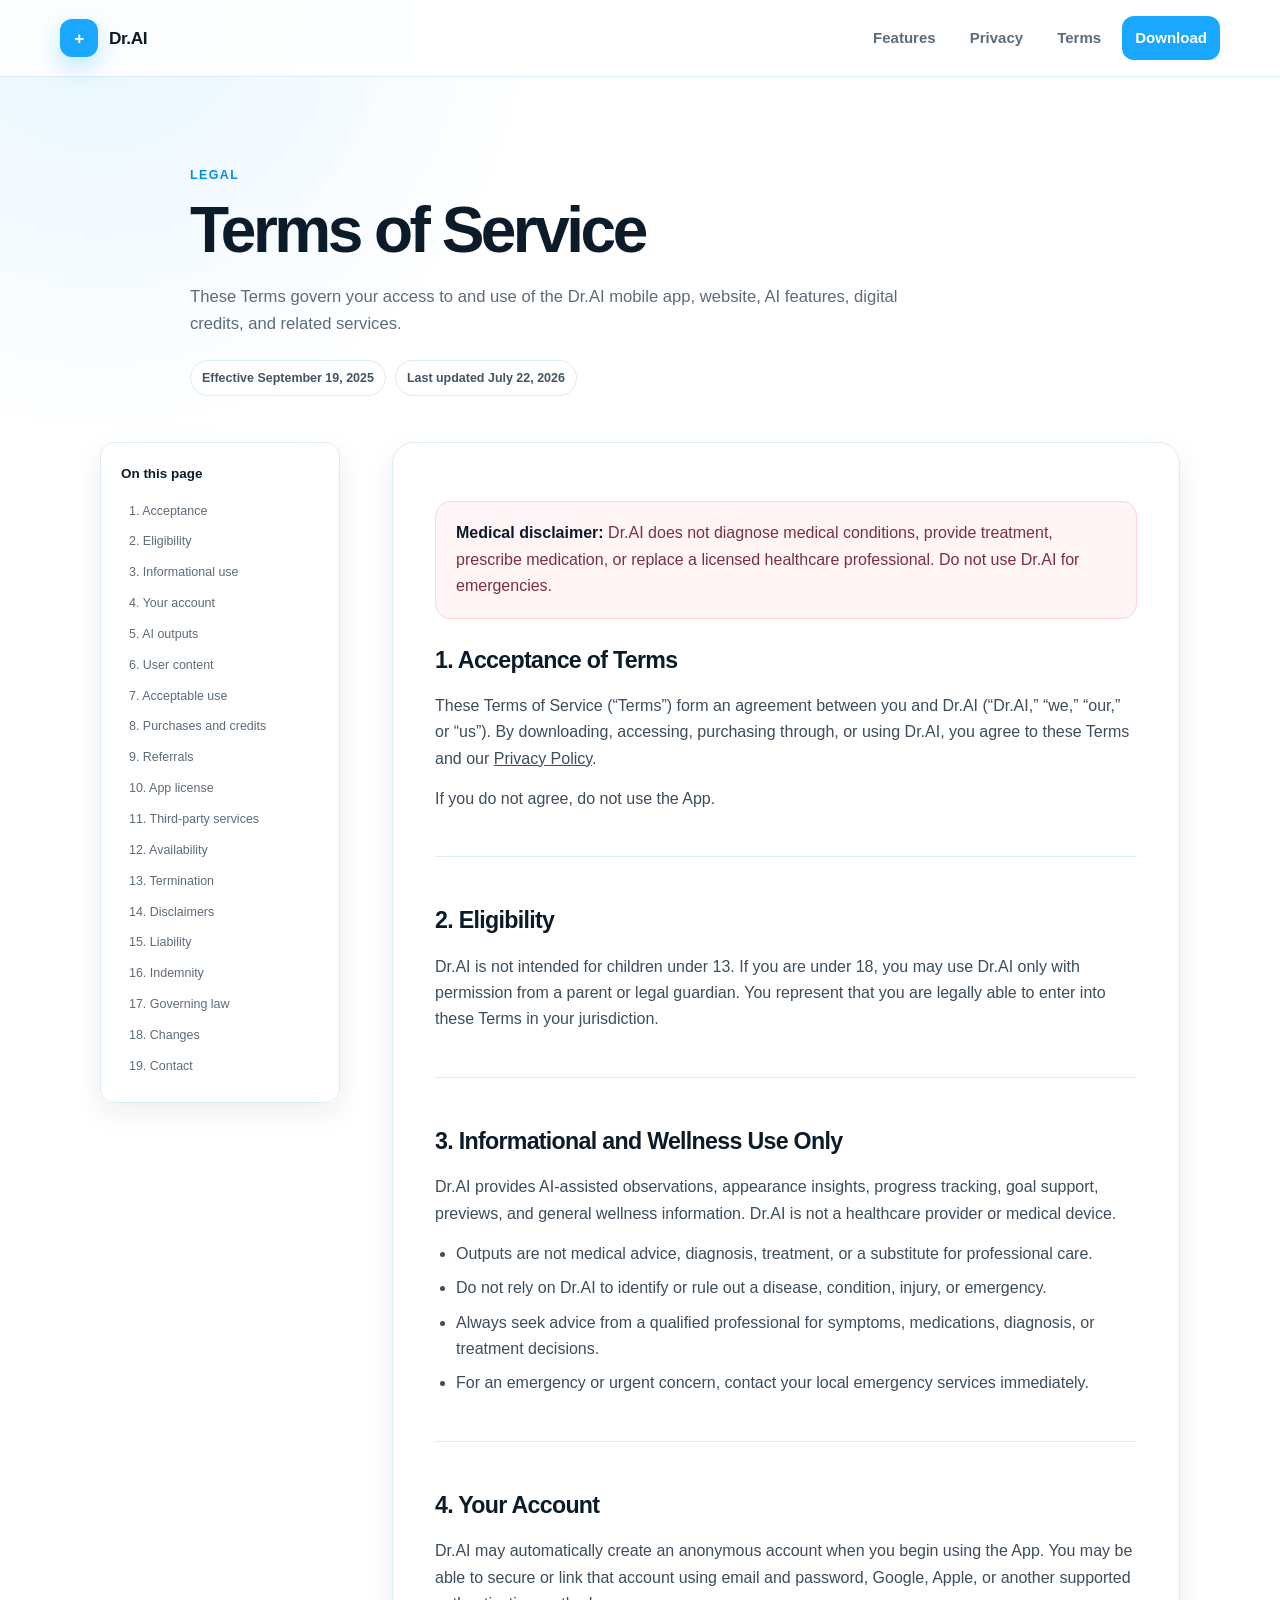
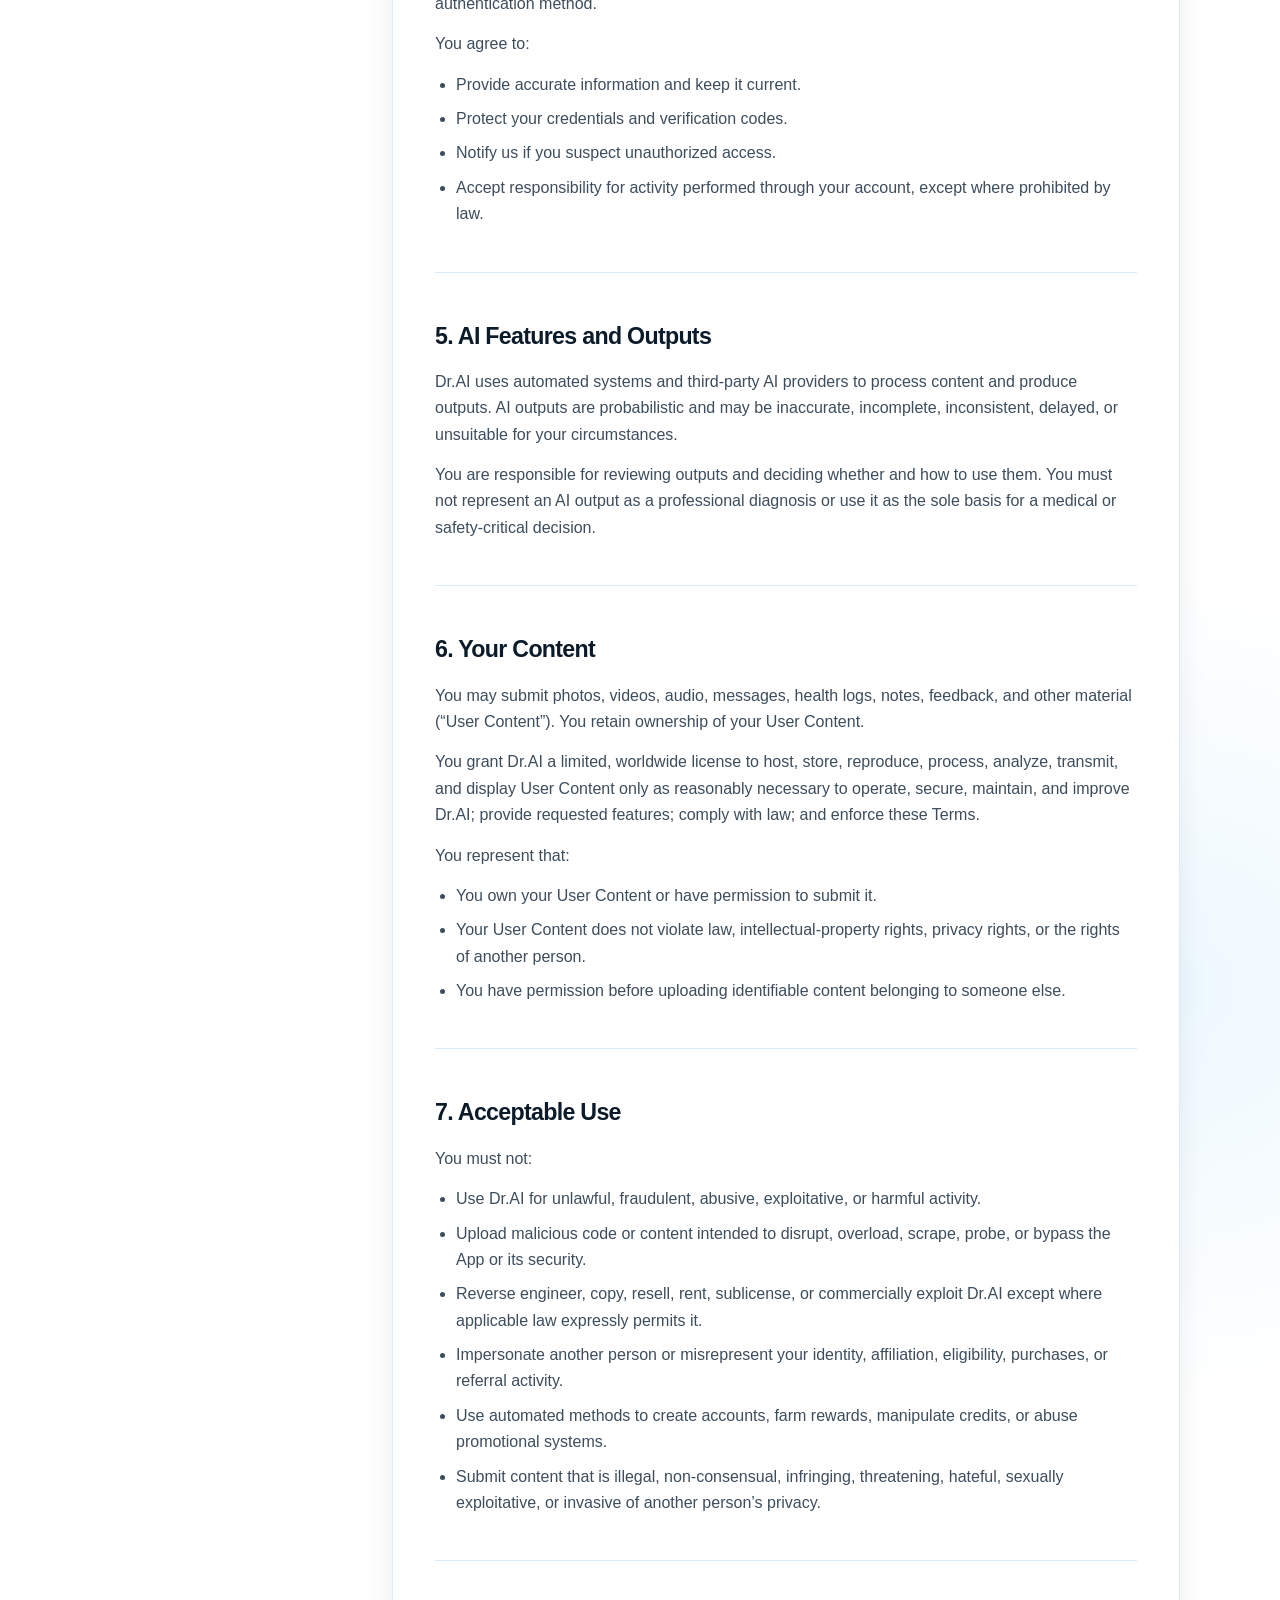
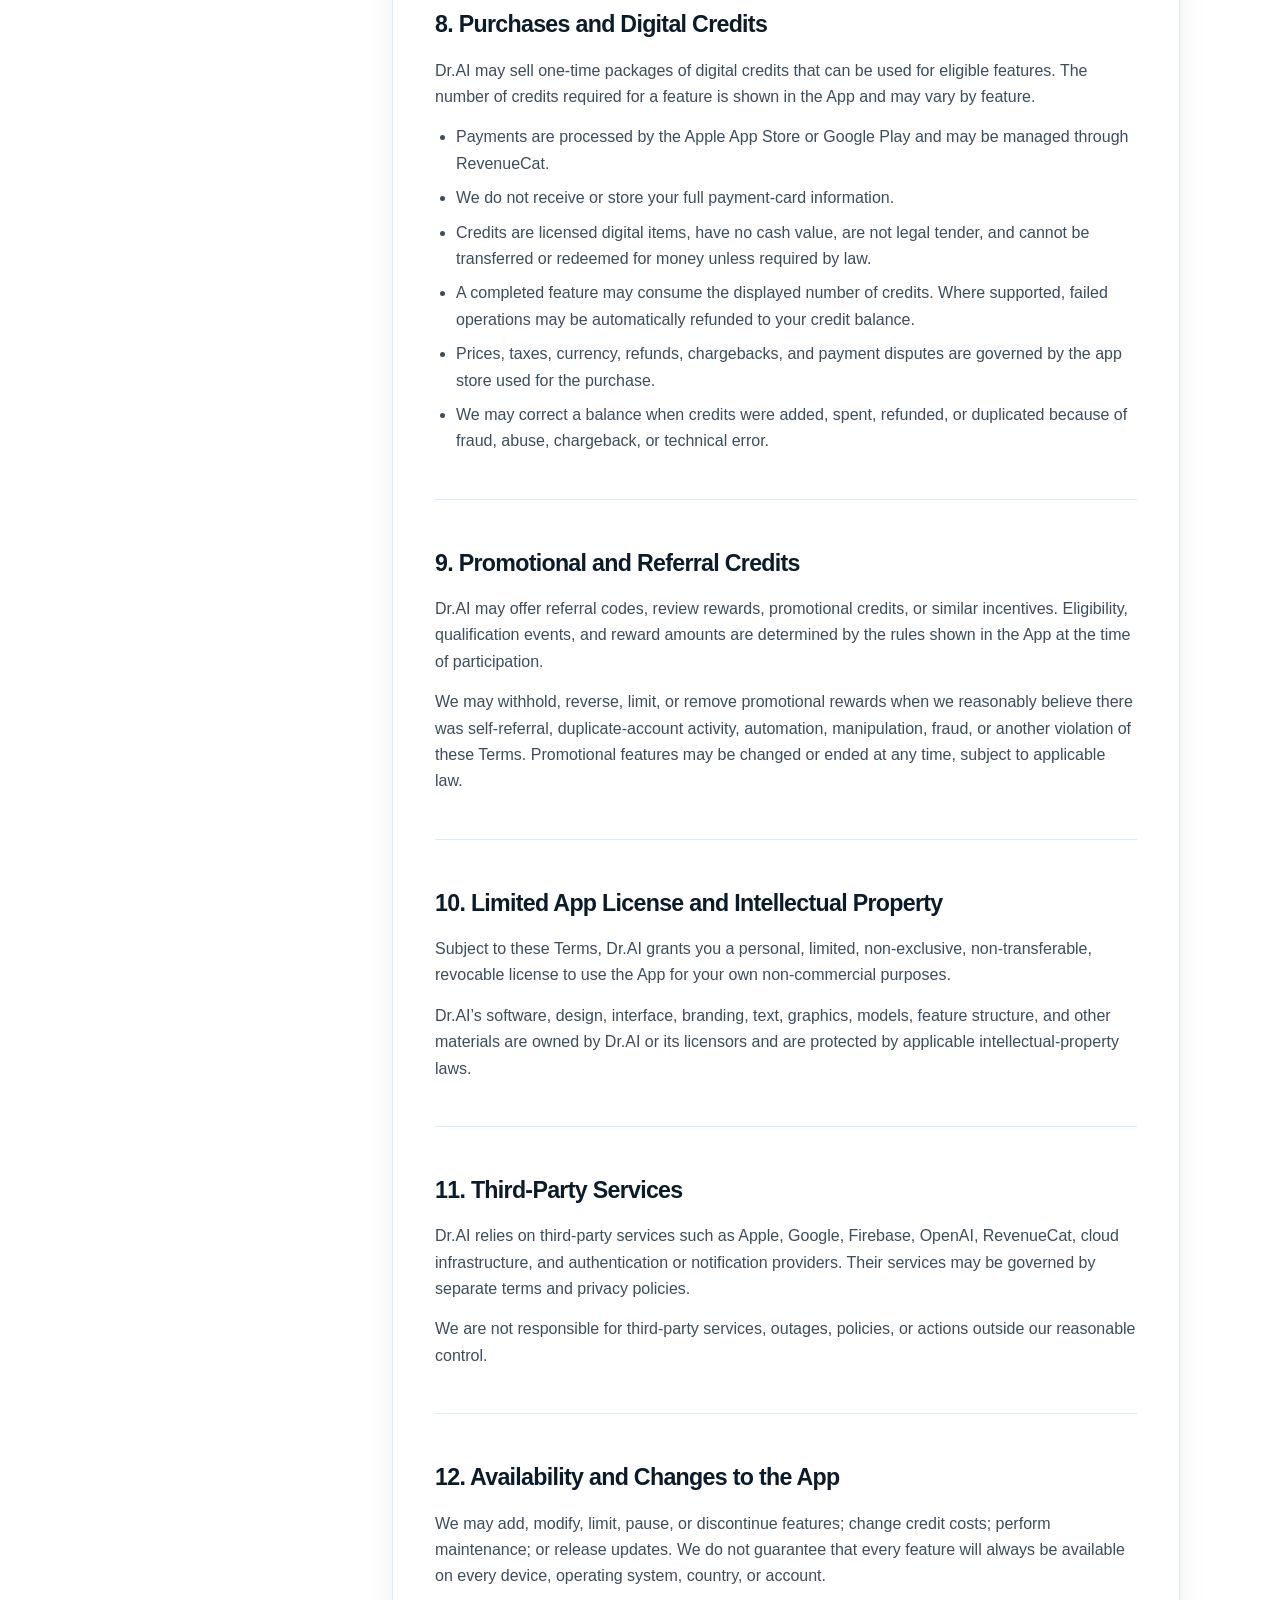
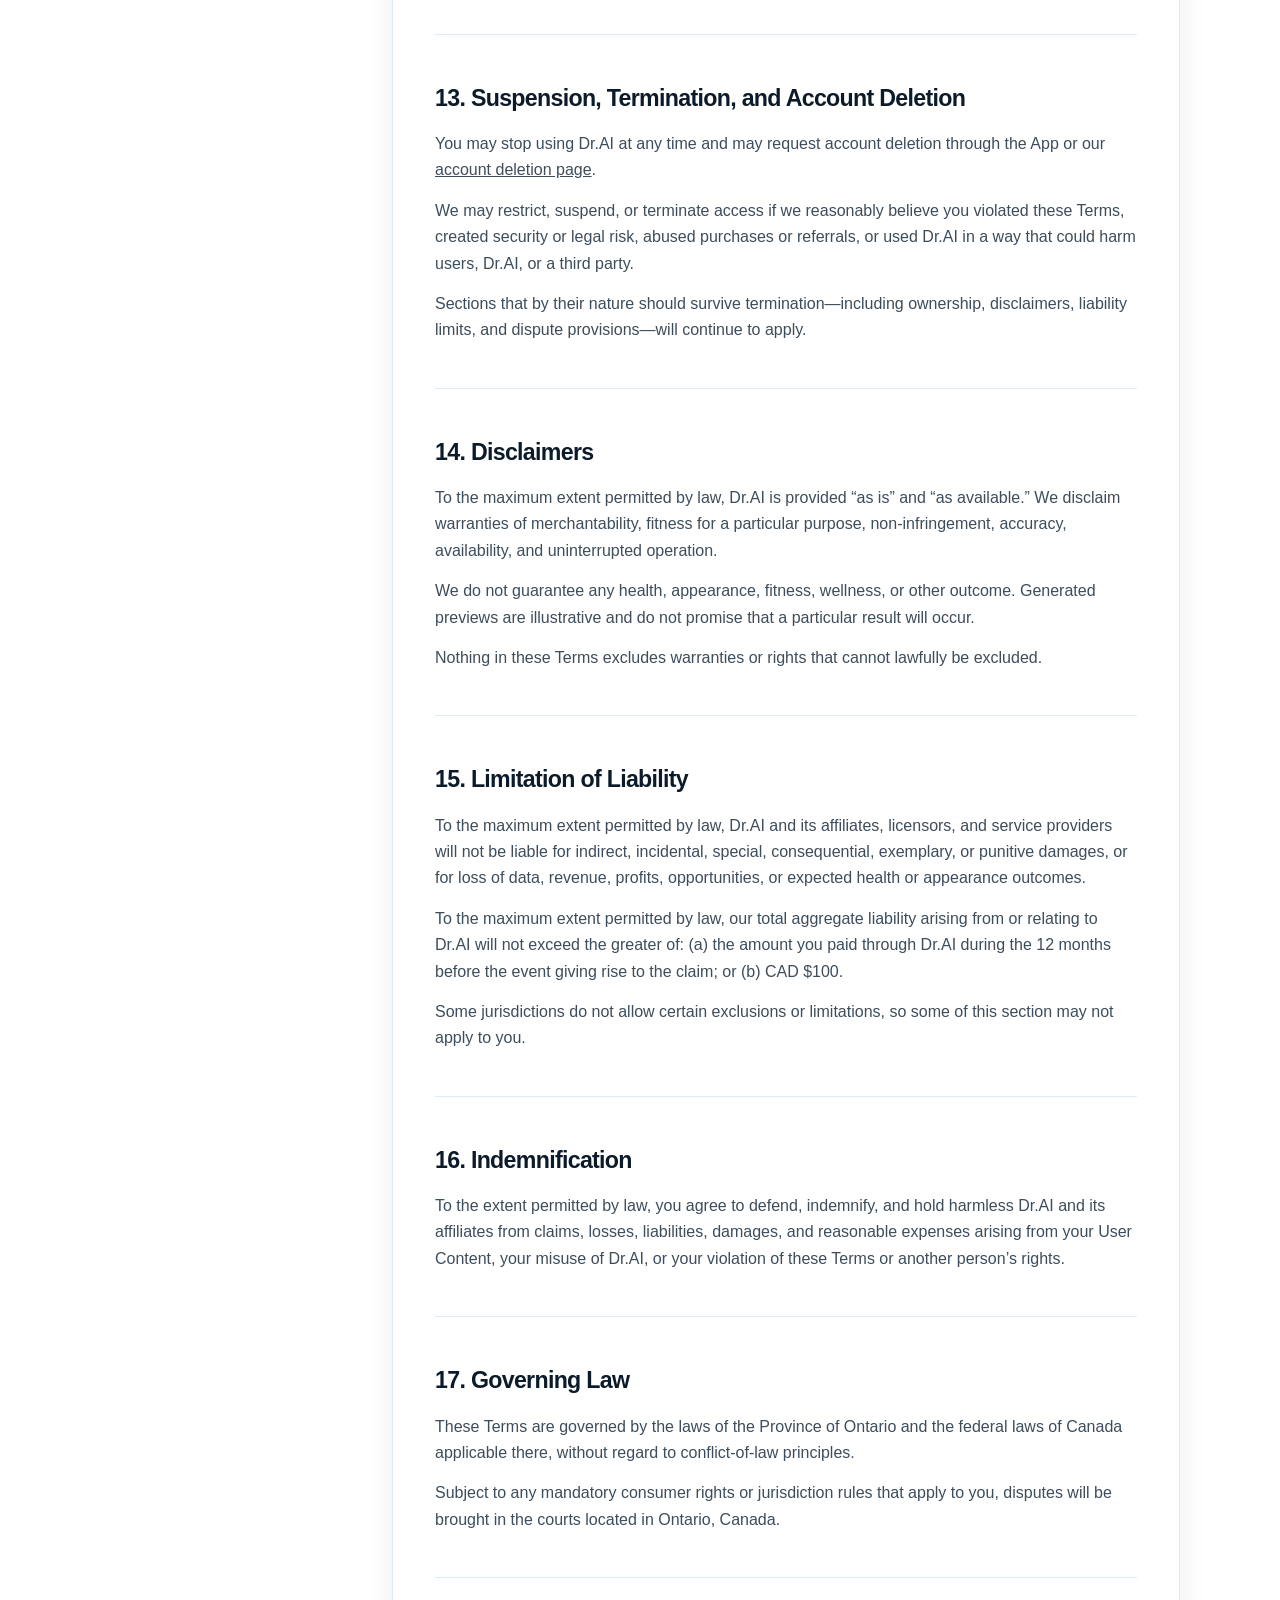
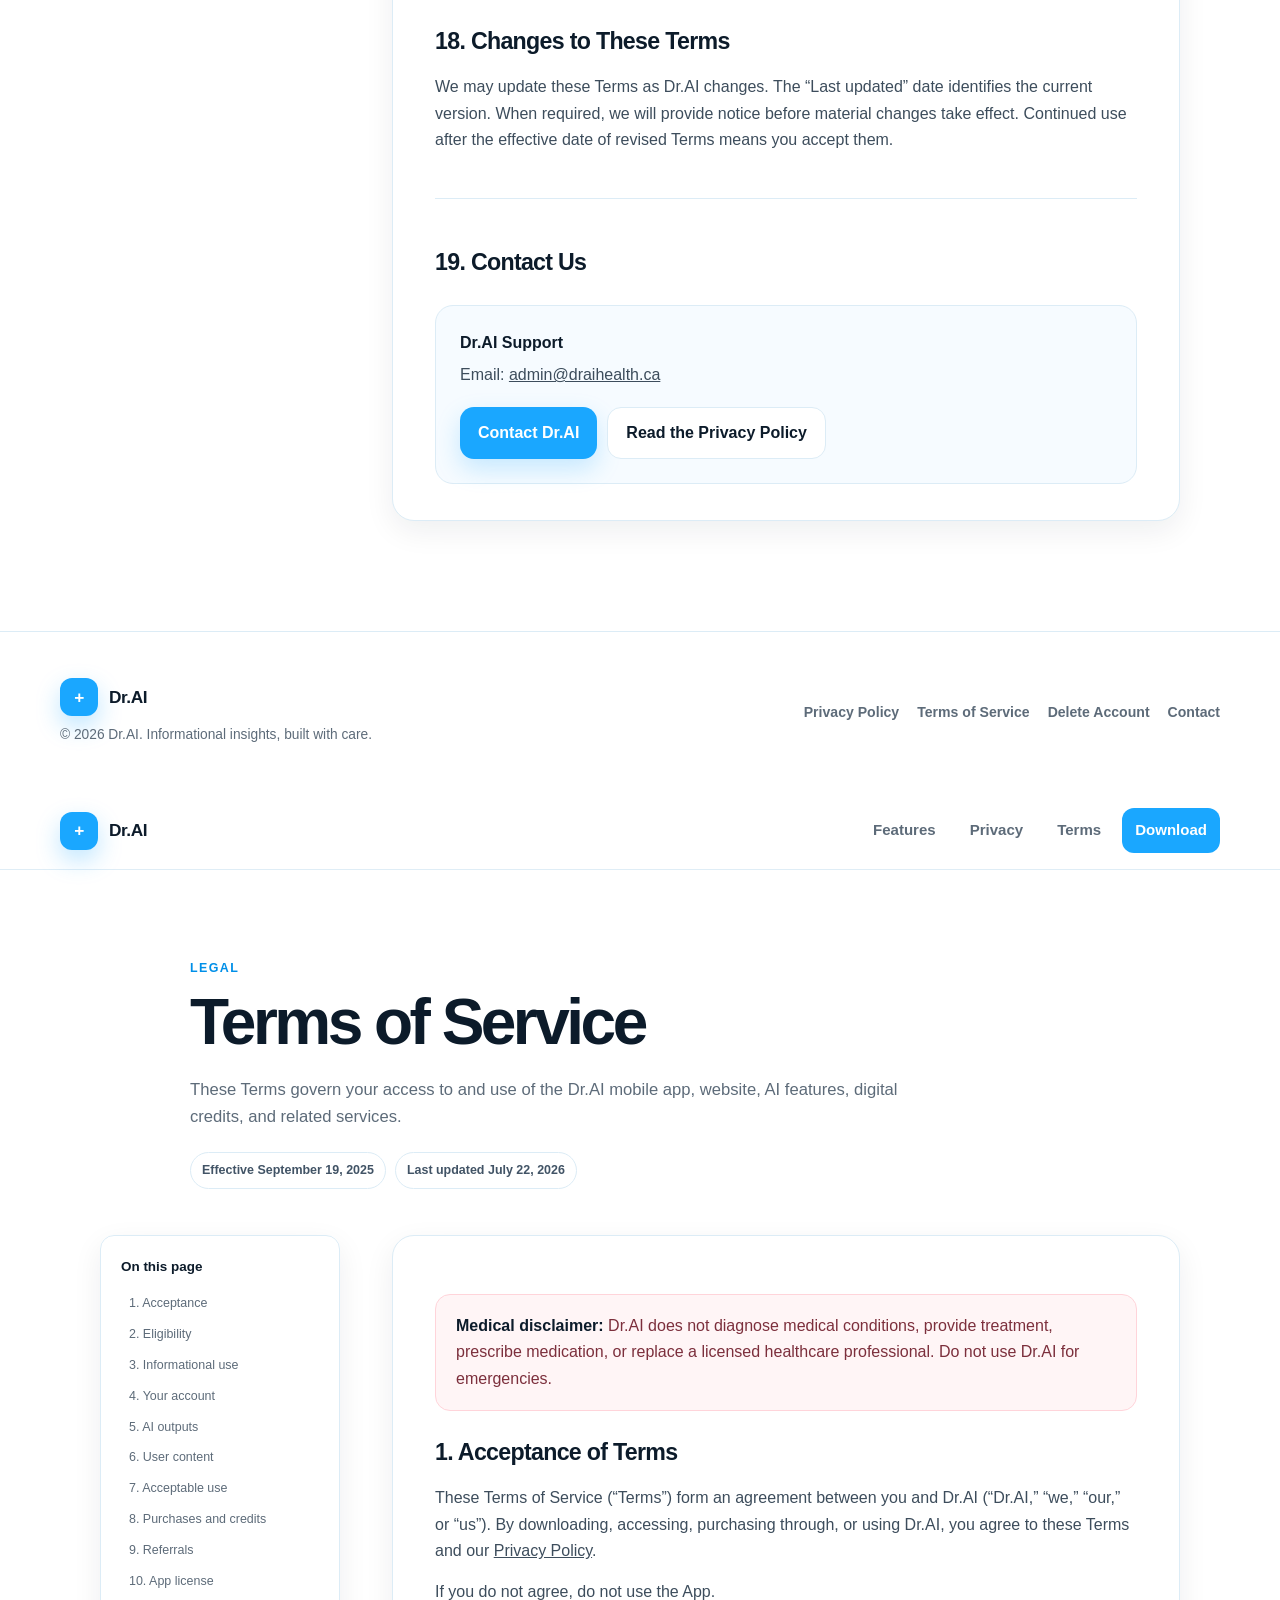
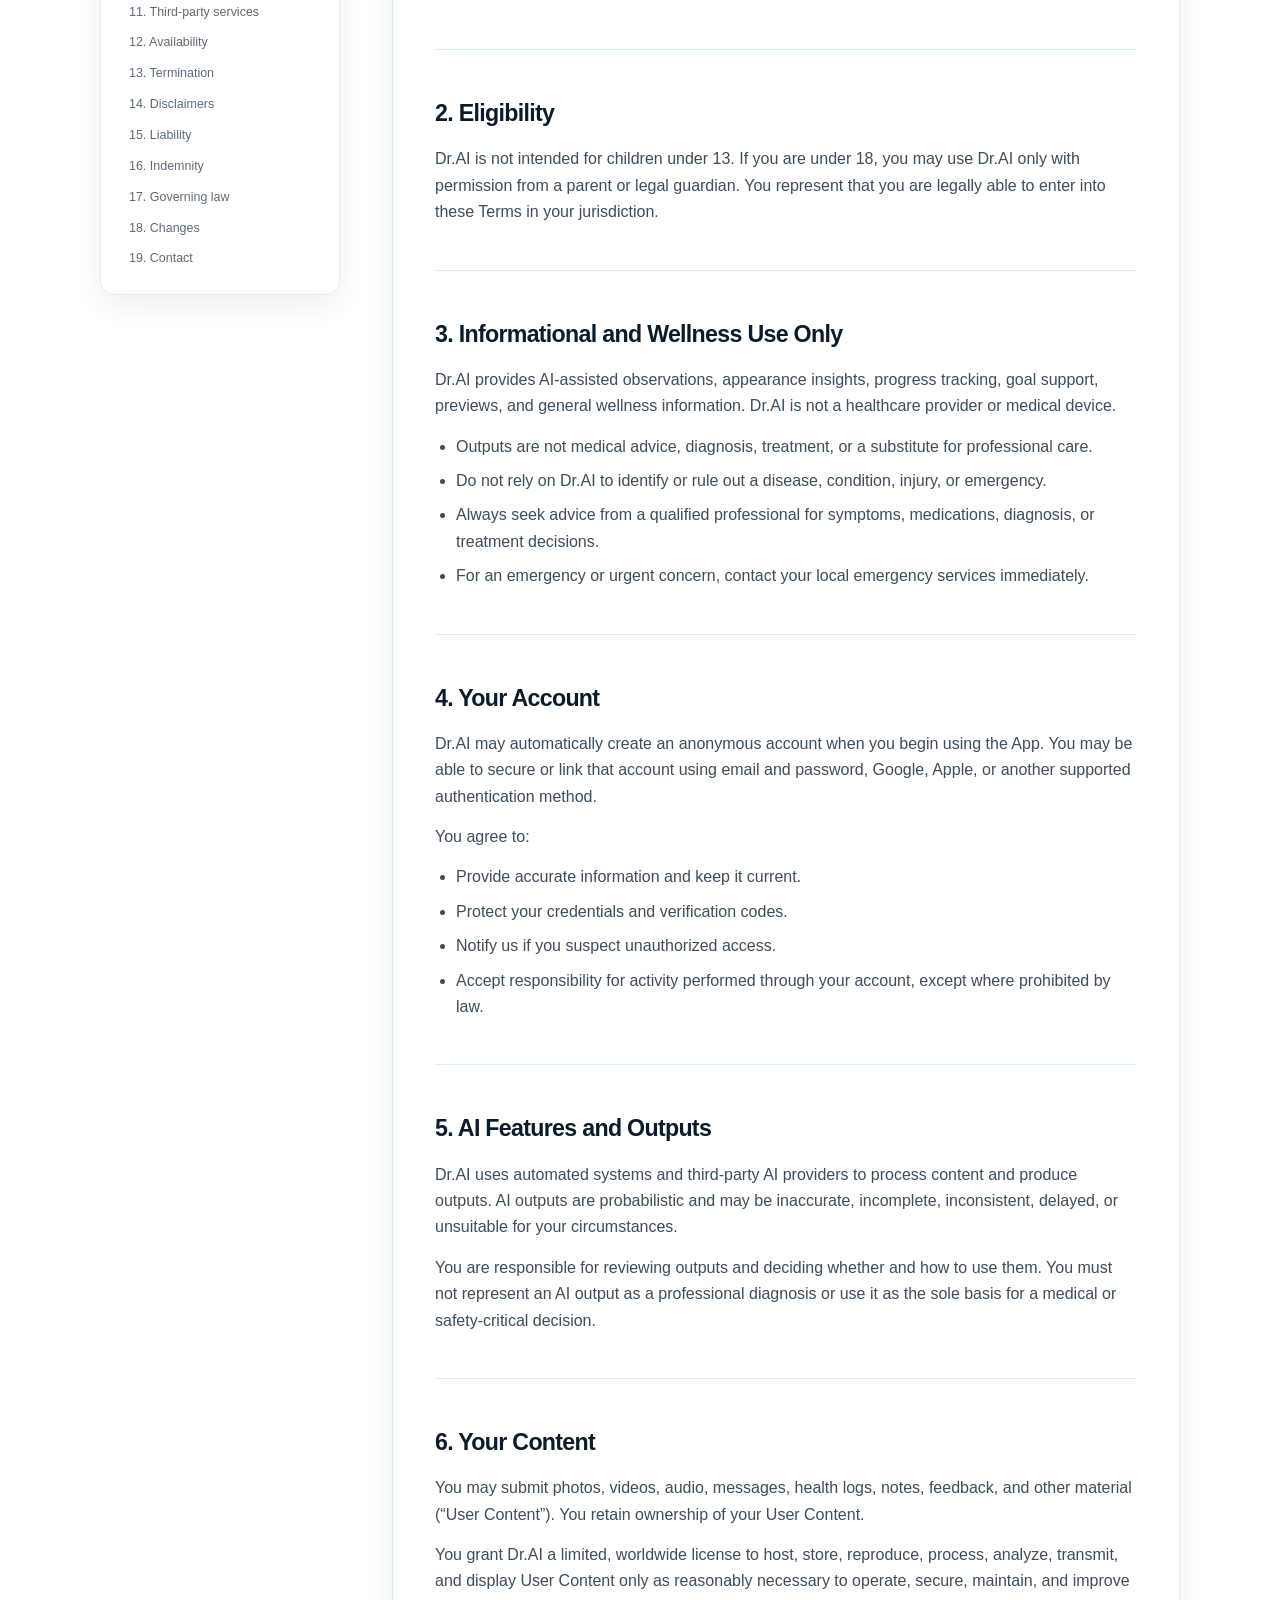
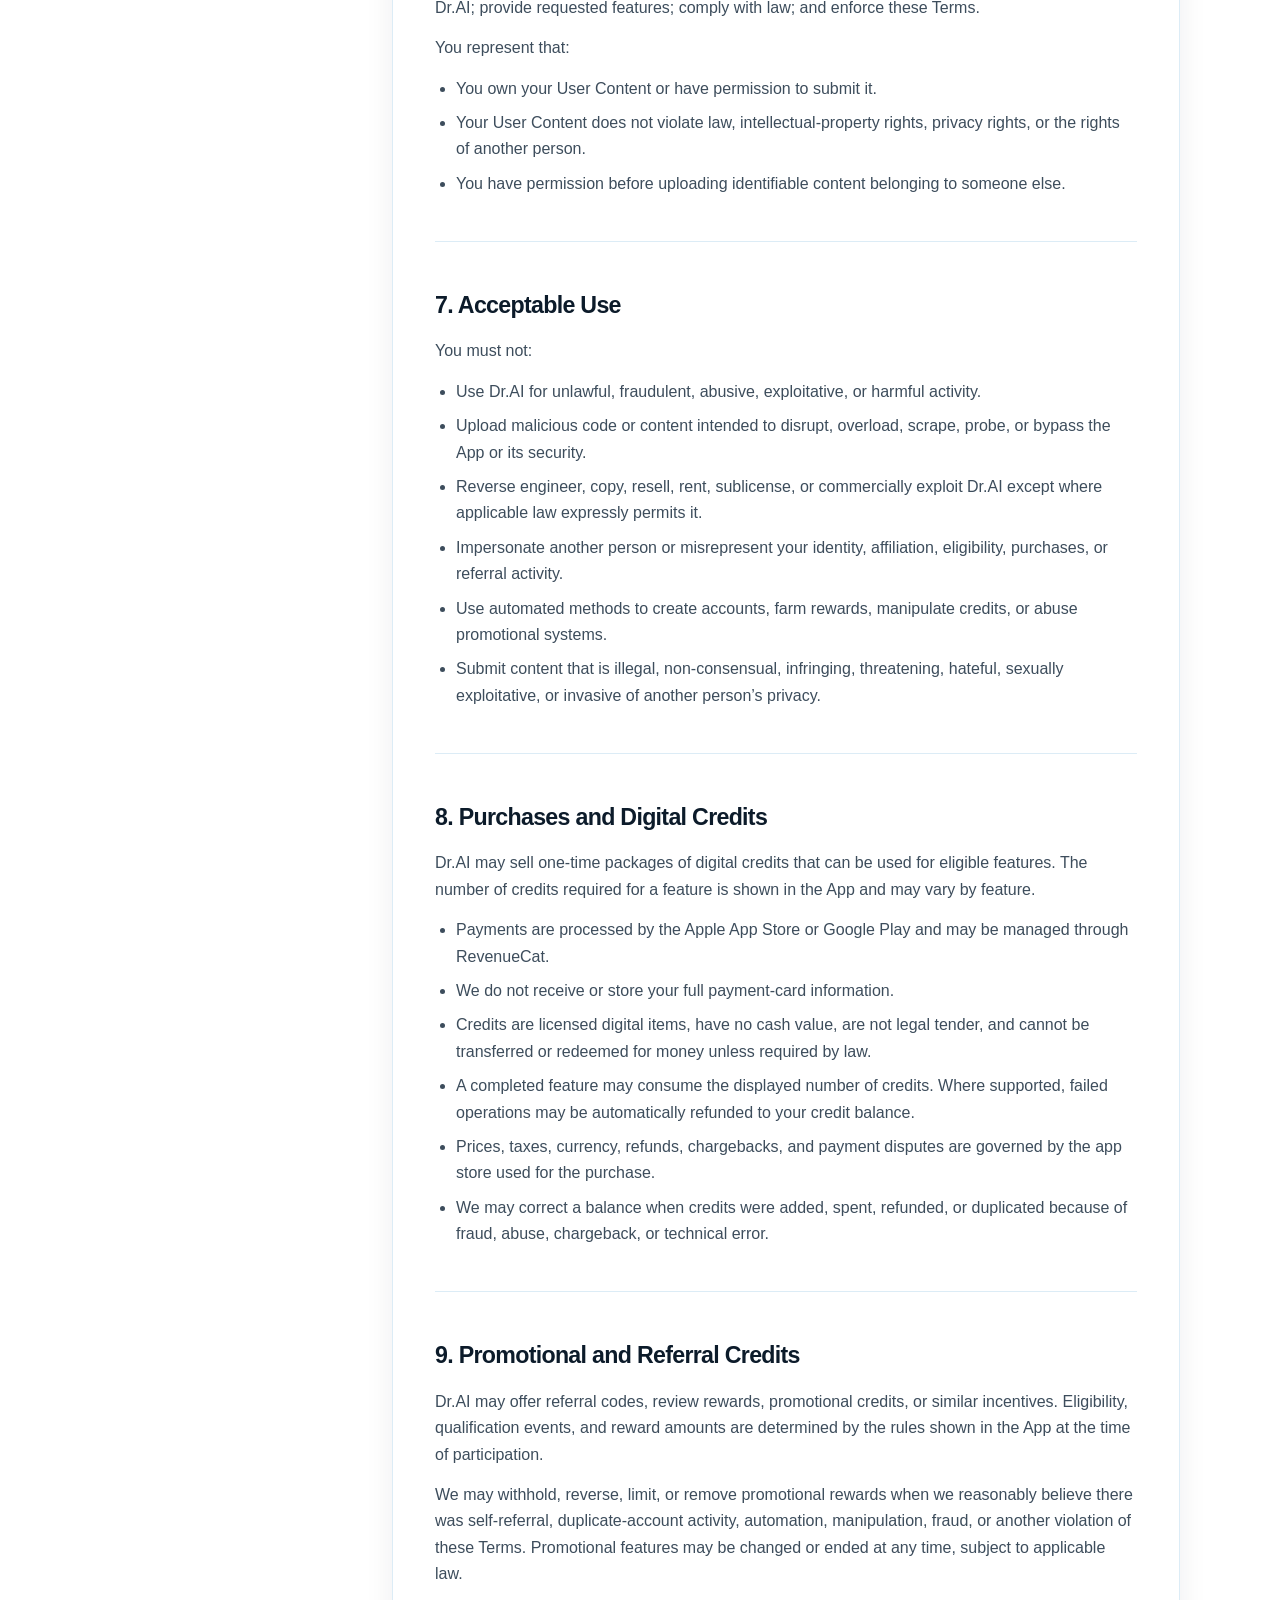
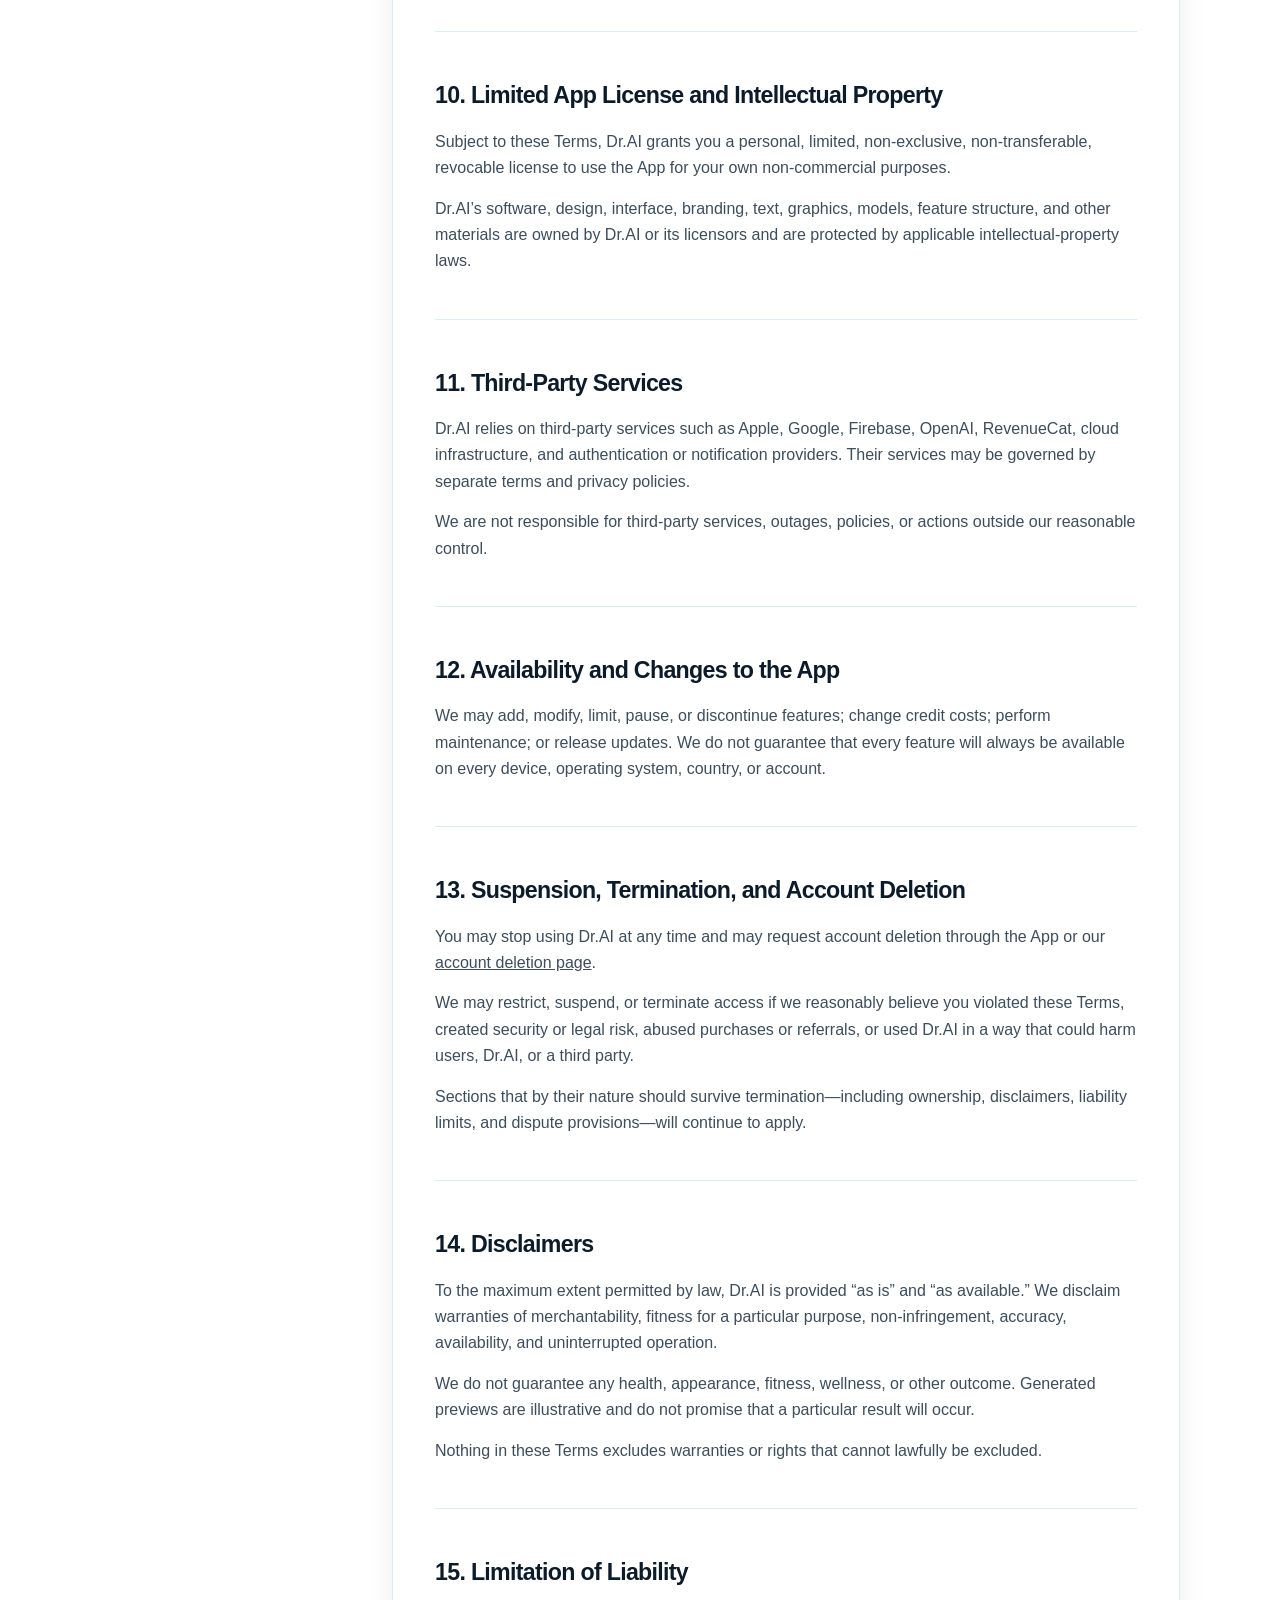
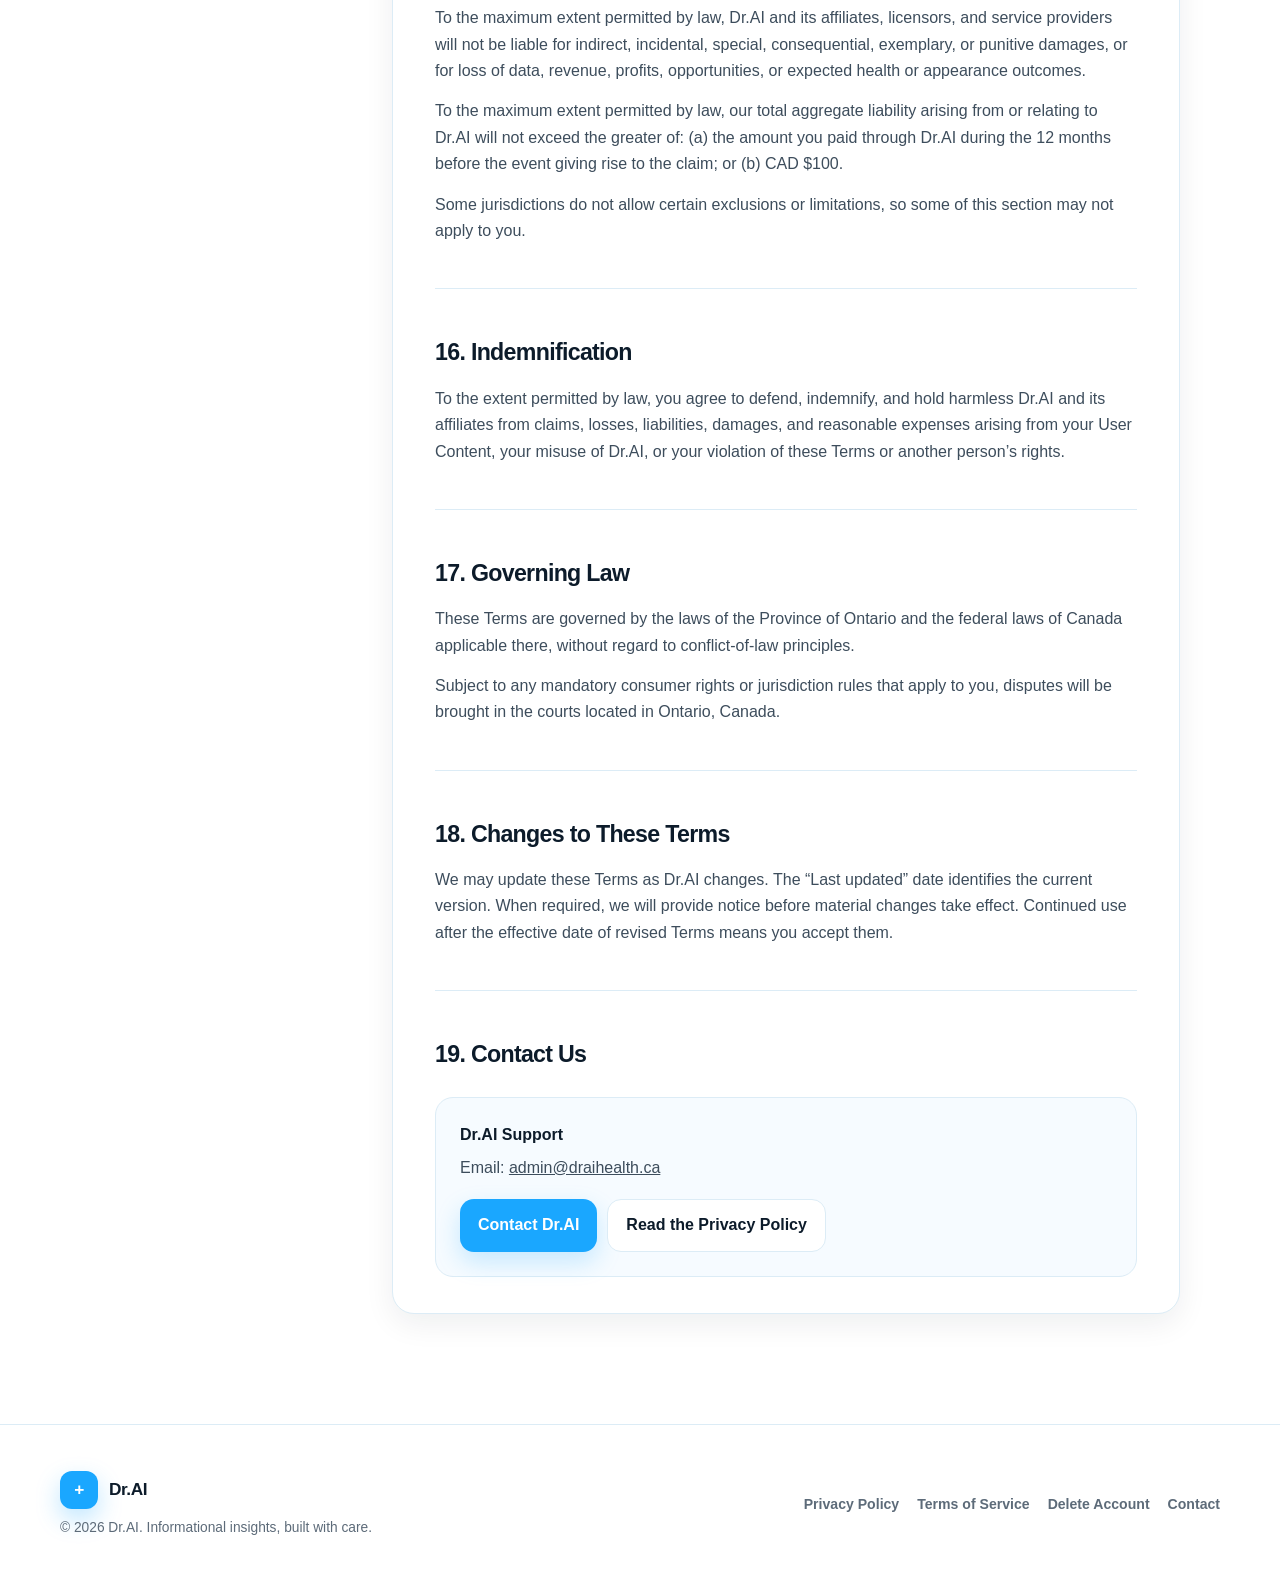
<file: terms.html>
<!DOCTYPE html>
<html lang="en">
<head>
  <meta charset="UTF-8">
  <meta name="viewport" content="width=device-width, initial-scale=1.0">
  <meta name="theme-color" content="#1aa7ff">
  <link rel="stylesheet" href="styles.css">
  <link rel="icon" href="data:image/svg+xml,%3Csvg xmlns='http://www.w3.org/2000/svg' viewBox='0 0 64 64'%3E%3Crect width='64' height='64' rx='18' fill='%231aa7ff'/%3E%3Cpath fill='white' d='M28 15h8v13h13v8H36v13h-8V36H15v-8h13z'/%3E%3C/svg%3E">
  <title>Terms of Service — Dr.AI</title>
  <meta name="description" content="Read the Terms of Service governing access to and use of Dr.AI.">
</head>
<body>
  <header class="site-header">
  <div class="container nav">
    <a class="brand" href="index.html" aria-label="Dr.AI home">
      <span class="brand-mark" aria-hidden="true">+</span>
      <span>Dr.AI</span>
    </a>
    <nav class="nav-links" aria-label="Primary navigation">
      <a href="index.html#features">Features</a>
      <a href="privacy.html">Privacy</a>
      <a href="terms.html">Terms</a>
      <a class="nav-download" href="index.html#download">Download</a>
    </nav>
  </div>
</header>

  <main>
    <section class="legal-hero">
      <div class="container">
        <p class="kicker">Legal</p>
        <h1>Terms of Service</h1>
        <p class="legal-subtitle">
          These Terms govern your access to and use of the Dr.AI mobile app, website, AI features, digital credits, and related services.
        </p>
        <div class="meta-row">
          <span class="meta-pill">Effective September 19, 2025</span>
          <span class="meta-pill">Last updated July 22, 2026</span>
        </div>
      </div>
    </section>

    <div class="legal-layout">
      <aside class="legal-toc" aria-label="Terms of Service contents">
  <strong>On this page</strong>
  <a href="#acceptance">1. Acceptance</a>
  <a href="#eligibility">2. Eligibility</a>
  <a href="#medical">3. Informational use</a>
  <a href="#account">4. Your account</a>
  <a href="#ai">5. AI outputs</a>
  <a href="#content">6. User content</a>
  <a href="#use">7. Acceptable use</a>
  <a href="#credits">8. Purchases and credits</a>
  <a href="#referrals">9. Referrals</a>
  <a href="#license">10. App license</a>
  <a href="#thirdparty">11. Third-party services</a>
  <a href="#availability">12. Availability</a>
  <a href="#termination">13. Termination</a>
  <a href="#disclaimers">14. Disclaimers</a>
  <a href="#liability">15. Liability</a>
  <a href="#indemnity">16. Indemnity</a>
  <a href="#law">17. Governing law</a>
  <a href="#changes">18. Changes</a>
  <a href="#contact">19. Contact</a>
</aside>

      <article class="legal-card">
        <div class="notice warning">
          <strong>Medical disclaimer:</strong> Dr.AI does not diagnose medical conditions, provide treatment, prescribe medication, or replace a licensed healthcare professional. Do not use Dr.AI for emergencies.
        </div>

        <section id="acceptance">
          <h2>1. Acceptance of Terms</h2>
          <p>
            These Terms of Service (“Terms”) form an agreement between you and Dr.AI (“Dr.AI,” “we,” “our,” or “us”). By downloading, accessing, purchasing through, or using Dr.AI, you agree to these Terms and our <a href="privacy.html">Privacy Policy</a>.
          </p>
          <p>If you do not agree, do not use the App.</p>
        </section>

        <section id="eligibility">
          <h2>2. Eligibility</h2>
          <p>
            Dr.AI is not intended for children under 13. If you are under 18, you may use Dr.AI only with permission from a parent or legal guardian. You represent that you are legally able to enter into these Terms in your jurisdiction.
          </p>
        </section>

        <section id="medical">
          <h2>3. Informational and Wellness Use Only</h2>
          <p>
            Dr.AI provides AI-assisted observations, appearance insights, progress tracking, goal support, previews, and general wellness information. Dr.AI is not a healthcare provider or medical device.
          </p>
          <ul>
            <li>Outputs are not medical advice, diagnosis, treatment, or a substitute for professional care.</li>
            <li>Do not rely on Dr.AI to identify or rule out a disease, condition, injury, or emergency.</li>
            <li>Always seek advice from a qualified professional for symptoms, medications, diagnosis, or treatment decisions.</li>
            <li>For an emergency or urgent concern, contact your local emergency services immediately.</li>
          </ul>
        </section>

        <section id="account">
          <h2>4. Your Account</h2>
          <p>
            Dr.AI may automatically create an anonymous account when you begin using the App. You may be able to secure or link that account using email and password, Google, Apple, or another supported authentication method.
          </p>
          <p>You agree to:</p>
          <ul>
            <li>Provide accurate information and keep it current.</li>
            <li>Protect your credentials and verification codes.</li>
            <li>Notify us if you suspect unauthorized access.</li>
            <li>Accept responsibility for activity performed through your account, except where prohibited by law.</li>
          </ul>
        </section>

        <section id="ai">
          <h2>5. AI Features and Outputs</h2>
          <p>
            Dr.AI uses automated systems and third-party AI providers to process content and produce outputs. AI outputs are probabilistic and may be inaccurate, incomplete, inconsistent, delayed, or unsuitable for your circumstances.
          </p>
          <p>
            You are responsible for reviewing outputs and deciding whether and how to use them. You must not represent an AI output as a professional diagnosis or use it as the sole basis for a medical or safety-critical decision.
          </p>
        </section>

        <section id="content">
          <h2>6. Your Content</h2>
          <p>
            You may submit photos, videos, audio, messages, health logs, notes, feedback, and other material (“User Content”). You retain ownership of your User Content.
          </p>
          <p>
            You grant Dr.AI a limited, worldwide license to host, store, reproduce, process, analyze, transmit, and display User Content only as reasonably necessary to operate, secure, maintain, and improve Dr.AI; provide requested features; comply with law; and enforce these Terms.
          </p>
          <p>You represent that:</p>
          <ul>
            <li>You own your User Content or have permission to submit it.</li>
            <li>Your User Content does not violate law, intellectual-property rights, privacy rights, or the rights of another person.</li>
            <li>You have permission before uploading identifiable content belonging to someone else.</li>
          </ul>
        </section>

        <section id="use">
          <h2>7. Acceptable Use</h2>
          <p>You must not:</p>
          <ul>
            <li>Use Dr.AI for unlawful, fraudulent, abusive, exploitative, or harmful activity.</li>
            <li>Upload malicious code or content intended to disrupt, overload, scrape, probe, or bypass the App or its security.</li>
            <li>Reverse engineer, copy, resell, rent, sublicense, or commercially exploit Dr.AI except where applicable law expressly permits it.</li>
            <li>Impersonate another person or misrepresent your identity, affiliation, eligibility, purchases, or referral activity.</li>
            <li>Use automated methods to create accounts, farm rewards, manipulate credits, or abuse promotional systems.</li>
            <li>Submit content that is illegal, non-consensual, infringing, threatening, hateful, sexually exploitative, or invasive of another person’s privacy.</li>
          </ul>
        </section>

        <section id="credits">
          <h2>8. Purchases and Digital Credits</h2>
          <p>
            Dr.AI may sell one-time packages of digital credits that can be used for eligible features. The number of credits required for a feature is shown in the App and may vary by feature.
          </p>
          <ul>
            <li>Payments are processed by the Apple App Store or Google Play and may be managed through RevenueCat.</li>
            <li>We do not receive or store your full payment-card information.</li>
            <li>Credits are licensed digital items, have no cash value, are not legal tender, and cannot be transferred or redeemed for money unless required by law.</li>
            <li>A completed feature may consume the displayed number of credits. Where supported, failed operations may be automatically refunded to your credit balance.</li>
            <li>Prices, taxes, currency, refunds, chargebacks, and payment disputes are governed by the app store used for the purchase.</li>
            <li>We may correct a balance when credits were added, spent, refunded, or duplicated because of fraud, abuse, chargeback, or technical error.</li>
          </ul>
        </section>

        <section id="referrals">
          <h2>9. Promotional and Referral Credits</h2>
          <p>
            Dr.AI may offer referral codes, review rewards, promotional credits, or similar incentives. Eligibility, qualification events, and reward amounts are determined by the rules shown in the App at the time of participation.
          </p>
          <p>
            We may withhold, reverse, limit, or remove promotional rewards when we reasonably believe there was self-referral, duplicate-account activity, automation, manipulation, fraud, or another violation of these Terms. Promotional features may be changed or ended at any time, subject to applicable law.
          </p>
        </section>

        <section id="license">
          <h2>10. Limited App License and Intellectual Property</h2>
          <p>
            Subject to these Terms, Dr.AI grants you a personal, limited, non-exclusive, non-transferable, revocable license to use the App for your own non-commercial purposes.
          </p>
          <p>
            Dr.AI’s software, design, interface, branding, text, graphics, models, feature structure, and other materials are owned by Dr.AI or its licensors and are protected by applicable intellectual-property laws.
          </p>
        </section>

        <section id="thirdparty">
          <h2>11. Third-Party Services</h2>
          <p>
            Dr.AI relies on third-party services such as Apple, Google, Firebase, OpenAI, RevenueCat, cloud infrastructure, and authentication or notification providers. Their services may be governed by separate terms and privacy policies.
          </p>
          <p>
            We are not responsible for third-party services, outages, policies, or actions outside our reasonable control.
          </p>
        </section>

        <section id="availability">
          <h2>12. Availability and Changes to the App</h2>
          <p>
            We may add, modify, limit, pause, or discontinue features; change credit costs; perform maintenance; or release updates. We do not guarantee that every feature will always be available on every device, operating system, country, or account.
          </p>
        </section>

        <section id="termination">
          <h2>13. Suspension, Termination, and Account Deletion</h2>
          <p>
            You may stop using Dr.AI at any time and may request account deletion through the App or our <a href="delete-account.html">account deletion page</a>.
          </p>
          <p>
            We may restrict, suspend, or terminate access if we reasonably believe you violated these Terms, created security or legal risk, abused purchases or referrals, or used Dr.AI in a way that could harm users, Dr.AI, or a third party.
          </p>
          <p>
            Sections that by their nature should survive termination—including ownership, disclaimers, liability limits, and dispute provisions—will continue to apply.
          </p>
        </section>

        <section id="disclaimers">
          <h2>14. Disclaimers</h2>
          <p>
            To the maximum extent permitted by law, Dr.AI is provided “as is” and “as available.” We disclaim warranties of merchantability, fitness for a particular purpose, non-infringement, accuracy, availability, and uninterrupted operation.
          </p>
          <p>
            We do not guarantee any health, appearance, fitness, wellness, or other outcome. Generated previews are illustrative and do not promise that a particular result will occur.
          </p>
          <p>Nothing in these Terms excludes warranties or rights that cannot lawfully be excluded.</p>
        </section>

        <section id="liability">
          <h2>15. Limitation of Liability</h2>
          <p>
            To the maximum extent permitted by law, Dr.AI and its affiliates, licensors, and service providers will not be liable for indirect, incidental, special, consequential, exemplary, or punitive damages, or for loss of data, revenue, profits, opportunities, or expected health or appearance outcomes.
          </p>
          <p>
            To the maximum extent permitted by law, our total aggregate liability arising from or relating to Dr.AI will not exceed the greater of: (a) the amount you paid through Dr.AI during the 12 months before the event giving rise to the claim; or (b) CAD $100.
          </p>
          <p>Some jurisdictions do not allow certain exclusions or limitations, so some of this section may not apply to you.</p>
        </section>

        <section id="indemnity">
          <h2>16. Indemnification</h2>
          <p>
            To the extent permitted by law, you agree to defend, indemnify, and hold harmless Dr.AI and its affiliates from claims, losses, liabilities, damages, and reasonable expenses arising from your User Content, your misuse of Dr.AI, or your violation of these Terms or another person’s rights.
          </p>
        </section>

        <section id="law">
          <h2>17. Governing Law</h2>
          <p>
            These Terms are governed by the laws of the Province of Ontario and the federal laws of Canada applicable there, without regard to conflict-of-law principles.
          </p>
          <p>
            Subject to any mandatory consumer rights or jurisdiction rules that apply to you, disputes will be brought in the courts located in Ontario, Canada.
          </p>
        </section>

        <section id="changes">
          <h2>18. Changes to These Terms</h2>
          <p>
            We may update these Terms as Dr.AI changes. The “Last updated” date identifies the current version. When required, we will provide notice before material changes take effect. Continued use after the effective date of revised Terms means you accept them.
          </p>
        </section>

        <section id="contact">
          <h2>19. Contact Us</h2>
          <div class="action-card">
            <strong>Dr.AI Support</strong>
            <p style="margin-top:6px;">Email: <a href="mailto:admin@draihealth.ca">admin@draihealth.ca</a></p>
            <div class="action-row">
              <a class="button" href="mailto:admin@draihealth.ca?subject=Dr.AI%20Terms%20Question">Contact Dr.AI</a>
              <a class="button button-secondary" href="privacy.html">Read the Privacy Policy</a>
            </div>
          </div>
        </section>
      </article>
    </div>
  </main>

  <footer class="site-footer">
  <div class="container footer-grid">
    <div>
      <a class="brand" href="index.html" aria-label="Dr.AI home">
        <span class="brand-mark" aria-hidden="true">+</span>
        <span>Dr.AI</span>
      </a>
      <p class="footer-copy">© 2026 Dr.AI. Informational insights, built with care.</p>
    </div>
    <nav class="footer-links" aria-label="Footer navigation">
      <a href="privacy.html">Privacy Policy</a>
      <a href="terms.html">Terms of Service</a>
      <a href="delete-account.html">Delete Account</a>
      <a href="mailto:admin@draihealth.ca">Contact</a>
    </nav>
  </div>
</footer>
</body>
</html><!DOCTYPE html>
<html lang="en">
<head>
  <meta charset="UTF-8">
  <meta name="viewport" content="width=device-width, initial-scale=1.0">
  <meta name="theme-color" content="#1aa7ff">
  <link rel="stylesheet" href="styles.css">
  <link rel="icon" href="data:image/svg+xml,%3Csvg xmlns='http://www.w3.org/2000/svg' viewBox='0 0 64 64'%3E%3Crect width='64' height='64' rx='18' fill='%231aa7ff'/%3E%3Cpath fill='white' d='M28 15h8v13h13v8H36v13h-8V36H15v-8h13z'/%3E%3C/svg%3E">
  <title>Terms of Service — Dr.AI</title>
  <meta name="description" content="Read the Terms of Service governing access to and use of Dr.AI.">
</head>
<body>
  <header class="site-header">
  <div class="container nav">
    <a class="brand" href="index.html" aria-label="Dr.AI home">
      <span class="brand-mark" aria-hidden="true">+</span>
      <span>Dr.AI</span>
    </a>
    <nav class="nav-links" aria-label="Primary navigation">
      <a href="index.html#features">Features</a>
      <a href="privacy.html">Privacy</a>
      <a href="terms.html">Terms</a>
      <a class="nav-download" href="index.html#download">Download</a>
    </nav>
  </div>
</header>

  <main>
    <section class="legal-hero">
      <div class="container">
        <p class="kicker">Legal</p>
        <h1>Terms of Service</h1>
        <p class="legal-subtitle">
          These Terms govern your access to and use of the Dr.AI mobile app, website, AI features, digital credits, and related services.
        </p>
        <div class="meta-row">
          <span class="meta-pill">Effective September 19, 2025</span>
          <span class="meta-pill">Last updated July 22, 2026</span>
        </div>
      </div>
    </section>

    <div class="legal-layout">
      <aside class="legal-toc" aria-label="Terms of Service contents">
  <strong>On this page</strong>
  <a href="#acceptance">1. Acceptance</a>
  <a href="#eligibility">2. Eligibility</a>
  <a href="#medical">3. Informational use</a>
  <a href="#account">4. Your account</a>
  <a href="#ai">5. AI outputs</a>
  <a href="#content">6. User content</a>
  <a href="#use">7. Acceptable use</a>
  <a href="#credits">8. Purchases and credits</a>
  <a href="#referrals">9. Referrals</a>
  <a href="#license">10. App license</a>
  <a href="#thirdparty">11. Third-party services</a>
  <a href="#availability">12. Availability</a>
  <a href="#termination">13. Termination</a>
  <a href="#disclaimers">14. Disclaimers</a>
  <a href="#liability">15. Liability</a>
  <a href="#indemnity">16. Indemnity</a>
  <a href="#law">17. Governing law</a>
  <a href="#changes">18. Changes</a>
  <a href="#contact">19. Contact</a>
</aside>

      <article class="legal-card">
        <div class="notice warning">
          <strong>Medical disclaimer:</strong> Dr.AI does not diagnose medical conditions, provide treatment, prescribe medication, or replace a licensed healthcare professional. Do not use Dr.AI for emergencies.
        </div>

        <section id="acceptance">
          <h2>1. Acceptance of Terms</h2>
          <p>
            These Terms of Service (“Terms”) form an agreement between you and Dr.AI (“Dr.AI,” “we,” “our,” or “us”). By downloading, accessing, purchasing through, or using Dr.AI, you agree to these Terms and our <a href="privacy.html">Privacy Policy</a>.
          </p>
          <p>If you do not agree, do not use the App.</p>
        </section>

        <section id="eligibility">
          <h2>2. Eligibility</h2>
          <p>
            Dr.AI is not intended for children under 13. If you are under 18, you may use Dr.AI only with permission from a parent or legal guardian. You represent that you are legally able to enter into these Terms in your jurisdiction.
          </p>
        </section>

        <section id="medical">
          <h2>3. Informational and Wellness Use Only</h2>
          <p>
            Dr.AI provides AI-assisted observations, appearance insights, progress tracking, goal support, previews, and general wellness information. Dr.AI is not a healthcare provider or medical device.
          </p>
          <ul>
            <li>Outputs are not medical advice, diagnosis, treatment, or a substitute for professional care.</li>
            <li>Do not rely on Dr.AI to identify or rule out a disease, condition, injury, or emergency.</li>
            <li>Always seek advice from a qualified professional for symptoms, medications, diagnosis, or treatment decisions.</li>
            <li>For an emergency or urgent concern, contact your local emergency services immediately.</li>
          </ul>
        </section>

        <section id="account">
          <h2>4. Your Account</h2>
          <p>
            Dr.AI may automatically create an anonymous account when you begin using the App. You may be able to secure or link that account using email and password, Google, Apple, or another supported authentication method.
          </p>
          <p>You agree to:</p>
          <ul>
            <li>Provide accurate information and keep it current.</li>
            <li>Protect your credentials and verification codes.</li>
            <li>Notify us if you suspect unauthorized access.</li>
            <li>Accept responsibility for activity performed through your account, except where prohibited by law.</li>
          </ul>
        </section>

        <section id="ai">
          <h2>5. AI Features and Outputs</h2>
          <p>
            Dr.AI uses automated systems and third-party AI providers to process content and produce outputs. AI outputs are probabilistic and may be inaccurate, incomplete, inconsistent, delayed, or unsuitable for your circumstances.
          </p>
          <p>
            You are responsible for reviewing outputs and deciding whether and how to use them. You must not represent an AI output as a professional diagnosis or use it as the sole basis for a medical or safety-critical decision.
          </p>
        </section>

        <section id="content">
          <h2>6. Your Content</h2>
          <p>
            You may submit photos, videos, audio, messages, health logs, notes, feedback, and other material (“User Content”). You retain ownership of your User Content.
          </p>
          <p>
            You grant Dr.AI a limited, worldwide license to host, store, reproduce, process, analyze, transmit, and display User Content only as reasonably necessary to operate, secure, maintain, and improve Dr.AI; provide requested features; comply with law; and enforce these Terms.
          </p>
          <p>You represent that:</p>
          <ul>
            <li>You own your User Content or have permission to submit it.</li>
            <li>Your User Content does not violate law, intellectual-property rights, privacy rights, or the rights of another person.</li>
            <li>You have permission before uploading identifiable content belonging to someone else.</li>
          </ul>
        </section>

        <section id="use">
          <h2>7. Acceptable Use</h2>
          <p>You must not:</p>
          <ul>
            <li>Use Dr.AI for unlawful, fraudulent, abusive, exploitative, or harmful activity.</li>
            <li>Upload malicious code or content intended to disrupt, overload, scrape, probe, or bypass the App or its security.</li>
            <li>Reverse engineer, copy, resell, rent, sublicense, or commercially exploit Dr.AI except where applicable law expressly permits it.</li>
            <li>Impersonate another person or misrepresent your identity, affiliation, eligibility, purchases, or referral activity.</li>
            <li>Use automated methods to create accounts, farm rewards, manipulate credits, or abuse promotional systems.</li>
            <li>Submit content that is illegal, non-consensual, infringing, threatening, hateful, sexually exploitative, or invasive of another person’s privacy.</li>
          </ul>
        </section>

        <section id="credits">
          <h2>8. Purchases and Digital Credits</h2>
          <p>
            Dr.AI may sell one-time packages of digital credits that can be used for eligible features. The number of credits required for a feature is shown in the App and may vary by feature.
          </p>
          <ul>
            <li>Payments are processed by the Apple App Store or Google Play and may be managed through RevenueCat.</li>
            <li>We do not receive or store your full payment-card information.</li>
            <li>Credits are licensed digital items, have no cash value, are not legal tender, and cannot be transferred or redeemed for money unless required by law.</li>
            <li>A completed feature may consume the displayed number of credits. Where supported, failed operations may be automatically refunded to your credit balance.</li>
            <li>Prices, taxes, currency, refunds, chargebacks, and payment disputes are governed by the app store used for the purchase.</li>
            <li>We may correct a balance when credits were added, spent, refunded, or duplicated because of fraud, abuse, chargeback, or technical error.</li>
          </ul>
        </section>

        <section id="referrals">
          <h2>9. Promotional and Referral Credits</h2>
          <p>
            Dr.AI may offer referral codes, review rewards, promotional credits, or similar incentives. Eligibility, qualification events, and reward amounts are determined by the rules shown in the App at the time of participation.
          </p>
          <p>
            We may withhold, reverse, limit, or remove promotional rewards when we reasonably believe there was self-referral, duplicate-account activity, automation, manipulation, fraud, or another violation of these Terms. Promotional features may be changed or ended at any time, subject to applicable law.
          </p>
        </section>

        <section id="license">
          <h2>10. Limited App License and Intellectual Property</h2>
          <p>
            Subject to these Terms, Dr.AI grants you a personal, limited, non-exclusive, non-transferable, revocable license to use the App for your own non-commercial purposes.
          </p>
          <p>
            Dr.AI’s software, design, interface, branding, text, graphics, models, feature structure, and other materials are owned by Dr.AI or its licensors and are protected by applicable intellectual-property laws.
          </p>
        </section>

        <section id="thirdparty">
          <h2>11. Third-Party Services</h2>
          <p>
            Dr.AI relies on third-party services such as Apple, Google, Firebase, OpenAI, RevenueCat, cloud infrastructure, and authentication or notification providers. Their services may be governed by separate terms and privacy policies.
          </p>
          <p>
            We are not responsible for third-party services, outages, policies, or actions outside our reasonable control.
          </p>
        </section>

        <section id="availability">
          <h2>12. Availability and Changes to the App</h2>
          <p>
            We may add, modify, limit, pause, or discontinue features; change credit costs; perform maintenance; or release updates. We do not guarantee that every feature will always be available on every device, operating system, country, or account.
          </p>
        </section>

        <section id="termination">
          <h2>13. Suspension, Termination, and Account Deletion</h2>
          <p>
            You may stop using Dr.AI at any time and may request account deletion through the App or our <a href="delete-account.html">account deletion page</a>.
          </p>
          <p>
            We may restrict, suspend, or terminate access if we reasonably believe you violated these Terms, created security or legal risk, abused purchases or referrals, or used Dr.AI in a way that could harm users, Dr.AI, or a third party.
          </p>
          <p>
            Sections that by their nature should survive termination—including ownership, disclaimers, liability limits, and dispute provisions—will continue to apply.
          </p>
        </section>

        <section id="disclaimers">
          <h2>14. Disclaimers</h2>
          <p>
            To the maximum extent permitted by law, Dr.AI is provided “as is” and “as available.” We disclaim warranties of merchantability, fitness for a particular purpose, non-infringement, accuracy, availability, and uninterrupted operation.
          </p>
          <p>
            We do not guarantee any health, appearance, fitness, wellness, or other outcome. Generated previews are illustrative and do not promise that a particular result will occur.
          </p>
          <p>Nothing in these Terms excludes warranties or rights that cannot lawfully be excluded.</p>
        </section>

        <section id="liability">
          <h2>15. Limitation of Liability</h2>
          <p>
            To the maximum extent permitted by law, Dr.AI and its affiliates, licensors, and service providers will not be liable for indirect, incidental, special, consequential, exemplary, or punitive damages, or for loss of data, revenue, profits, opportunities, or expected health or appearance outcomes.
          </p>
          <p>
            To the maximum extent permitted by law, our total aggregate liability arising from or relating to Dr.AI will not exceed the greater of: (a) the amount you paid through Dr.AI during the 12 months before the event giving rise to the claim; or (b) CAD $100.
          </p>
          <p>Some jurisdictions do not allow certain exclusions or limitations, so some of this section may not apply to you.</p>
        </section>

        <section id="indemnity">
          <h2>16. Indemnification</h2>
          <p>
            To the extent permitted by law, you agree to defend, indemnify, and hold harmless Dr.AI and its affiliates from claims, losses, liabilities, damages, and reasonable expenses arising from your User Content, your misuse of Dr.AI, or your violation of these Terms or another person’s rights.
          </p>
        </section>

        <section id="law">
          <h2>17. Governing Law</h2>
          <p>
            These Terms are governed by the laws of the Province of Ontario and the federal laws of Canada applicable there, without regard to conflict-of-law principles.
          </p>
          <p>
            Subject to any mandatory consumer rights or jurisdiction rules that apply to you, disputes will be brought in the courts located in Ontario, Canada.
          </p>
        </section>

        <section id="changes">
          <h2>18. Changes to These Terms</h2>
          <p>
            We may update these Terms as Dr.AI changes. The “Last updated” date identifies the current version. When required, we will provide notice before material changes take effect. Continued use after the effective date of revised Terms means you accept them.
          </p>
        </section>

        <section id="contact">
          <h2>19. Contact Us</h2>
          <div class="action-card">
            <strong>Dr.AI Support</strong>
            <p style="margin-top:6px;">Email: <a href="mailto:admin@draihealth.ca">admin@draihealth.ca</a></p>
            <div class="action-row">
              <a class="button" href="mailto:admin@draihealth.ca?subject=Dr.AI%20Terms%20Question">Contact Dr.AI</a>
              <a class="button button-secondary" href="privacy.html">Read the Privacy Policy</a>
            </div>
          </div>
        </section>
      </article>
    </div>
  </main>

  <footer class="site-footer">
  <div class="container footer-grid">
    <div>
      <a class="brand" href="index.html" aria-label="Dr.AI home">
        <span class="brand-mark" aria-hidden="true">+</span>
        <span>Dr.AI</span>
      </a>
      <p class="footer-copy">© 2026 Dr.AI. Informational insights, built with care.</p>
    </div>
    <nav class="footer-links" aria-label="Footer navigation">
      <a href="privacy.html">Privacy Policy</a>
      <a href="terms.html">Terms of Service</a>
      <a href="delete-account.html">Delete Account</a>
      <a href="mailto:admin@draihealth.ca">Contact</a>
    </nav>
  </div>
</footer>
</body>
</html>
</file>
<file: styles.css>
:root {
  --brand: #1aa7ff;
  --brand-strong: #008fe8;
  --brand-soft: #eaf7ff;
  --brand-pale: #f6fbff;
  --white: #ffffff;
  --ink: #0c1b2a;
  --muted: #5d6b79;
  --line: #dcecf6;
  --danger: #d93f55;
  --shadow-sm: 0 10px 30px rgba(12, 27, 42, 0.07);
  --shadow-lg: 0 28px 80px rgba(12, 27, 42, 0.12);
  --radius-sm: 14px;
  --radius-md: 22px;
  --radius-lg: 32px;
  --content: 1160px;
}

* {
  box-sizing: border-box;
}

html {
  scroll-behavior: smooth;
}

body {
  margin: 0;
  color: var(--ink);
  background:
    radial-gradient(circle at 8% 0%, rgba(26, 167, 255, 0.10), transparent 28rem),
    radial-gradient(circle at 92% 18%, rgba(26, 167, 255, 0.08), transparent 26rem),
    var(--white);
  font-family: Inter, ui-sans-serif, -apple-system, BlinkMacSystemFont, "Segoe UI", sans-serif;
  font-size: 16px;
  line-height: 1.65;
  -webkit-font-smoothing: antialiased;
}

img,
svg {
  display: block;
  max-width: 100%;
}

a {
  color: inherit;
}

button,
a {
  -webkit-tap-highlight-color: transparent;
}

.container {
  width: min(calc(100% - 40px), var(--content));
  margin-inline: auto;
}

.site-header {
  position: sticky;
  top: 0;
  z-index: 100;
  border-bottom: 1px solid rgba(220, 236, 246, 0.9);
  background: rgba(255, 255, 255, 0.86);
  backdrop-filter: blur(18px);
}

.nav {
  min-height: 76px;
  display: flex;
  align-items: center;
  justify-content: space-between;
  gap: 24px;
}

.brand {
  display: inline-flex;
  align-items: center;
  gap: 11px;
  text-decoration: none;
  font-size: 1.08rem;
  font-weight: 850;
  letter-spacing: -0.025em;
}

.brand-mark {
  width: 38px;
  height: 38px;
  display: grid;
  place-items: center;
  border-radius: 12px;
  color: var(--white);
  background: var(--brand);
  box-shadow: 0 10px 24px rgba(26, 167, 255, 0.28);
  font-weight: 900;
}

.nav-links {
  display: flex;
  align-items: center;
  gap: 8px;
}

.nav-links a {
  padding: 10px 13px;
  border-radius: 12px;
  color: var(--muted);
  text-decoration: none;
  font-size: 0.94rem;
  font-weight: 700;
}

.nav-links a:hover,
.nav-links a:focus-visible {
  color: var(--ink);
  background: var(--brand-soft);
  outline: none;
}

.nav-download {
  color: var(--white) !important;
  background: var(--brand) !important;
}

.nav-download:hover,
.nav-download:focus-visible {
  background: var(--brand-strong) !important;
}

.hero {
  padding: 92px 0 80px;
  overflow: hidden;
}

.hero-grid {
  display: grid;
  grid-template-columns: minmax(0, 1.04fr) minmax(350px, 0.96fr);
  align-items: center;
  gap: 72px;
}

.eyebrow {
  display: inline-flex;
  align-items: center;
  gap: 9px;
  margin-bottom: 22px;
  padding: 8px 12px;
  border: 1px solid var(--line);
  border-radius: 999px;
  color: #0879bd;
  background: rgba(255, 255, 255, 0.82);
  box-shadow: var(--shadow-sm);
  font-size: 0.82rem;
  font-weight: 800;
  letter-spacing: 0.04em;
  text-transform: uppercase;
}

.eyebrow-dot {
  width: 8px;
  height: 8px;
  border-radius: 50%;
  background: var(--brand);
  box-shadow: 0 0 0 5px rgba(26, 167, 255, 0.13);
}

.hero h1 {
  max-width: 730px;
  margin: 0;
  font-size: clamp(3.25rem, 7vw, 6.25rem);
  line-height: 0.96;
  letter-spacing: -0.07em;
}

.hero h1 span {
  color: var(--brand);
}

.hero-copy {
  max-width: 650px;
  margin: 28px 0 0;
  color: var(--muted);
  font-size: clamp(1.05rem, 2vw, 1.25rem);
}

.store-actions {
  display: flex;
  flex-wrap: wrap;
  gap: 12px;
  margin-top: 34px;
}

.store-button {
  min-width: 185px;
  min-height: 58px;
  display: inline-flex;
  align-items: center;
  gap: 12px;
  padding: 10px 18px;
  border: 1px solid var(--ink);
  border-radius: 16px;
  color: var(--white);
  background: var(--ink);
  text-decoration: none;
  box-shadow: 0 14px 30px rgba(12, 27, 42, 0.14);
  transition: transform 160ms ease, box-shadow 160ms ease;
}

.store-button:hover,
.store-button:focus-visible {
  transform: translateY(-2px);
  box-shadow: 0 18px 38px rgba(12, 27, 42, 0.20);
  outline: none;
}

.store-icon {
  width: 26px;
  height: 26px;
  flex: 0 0 auto;
}

.store-label {
  display: block;
  font-size: 0.72rem;
  line-height: 1.1;
  opacity: 0.76;
}

.store-name {
  display: block;
  margin-top: 2px;
  font-size: 1rem;
  line-height: 1.1;
  font-weight: 800;
}

.hero-note {
  margin-top: 18px;
  color: var(--muted);
  font-size: 0.86rem;
}

.phone-stage {
  position: relative;
  min-height: 610px;
  display: grid;
  place-items: center;
}

.orbit {
  position: absolute;
  width: 540px;
  height: 540px;
  border: 1px solid rgba(26, 167, 255, 0.15);
  border-radius: 50%;
}

.orbit::before,
.orbit::after {
  content: "";
  position: absolute;
  border: 1px solid rgba(26, 167, 255, 0.12);
  border-radius: 50%;
  inset: 52px;
}

.orbit::after {
  inset: 112px;
}

.phone {
  position: relative;
  z-index: 2;
  width: 318px;
  min-height: 615px;
  padding: 12px;
  border: 1px solid #bed7e7;
  border-radius: 48px;
  background: #f8fcff;
  box-shadow: var(--shadow-lg);
  transform: rotate(2.2deg);
}

.phone-screen {
  min-height: 590px;
  padding: 22px 18px;
  border-radius: 38px;
  overflow: hidden;
  background:
    radial-gradient(circle at 85% 5%, rgba(26, 167, 255, 0.18), transparent 15rem),
    var(--white);
}

.phone-top {
  display: flex;
  align-items: center;
  justify-content: space-between;
  color: var(--muted);
  font-size: 0.76rem;
  font-weight: 800;
}

.avatar {
  width: 34px;
  height: 34px;
  display: grid;
  place-items: center;
  border-radius: 50%;
  color: var(--brand);
  background: var(--brand-soft);
}

.phone-title {
  margin: 30px 0 8px;
  font-size: 1.5rem;
  line-height: 1.1;
  letter-spacing: -0.045em;
}

.phone-subtitle {
  margin: 0;
  color: var(--muted);
  font-size: 0.82rem;
}

.scan-card {
  position: relative;
  margin-top: 20px;
  padding: 18px;
  border: 1px solid var(--line);
  border-radius: 24px;
  background: var(--white);
  box-shadow: var(--shadow-sm);
}

.scan-visual {
  height: 180px;
  display: grid;
  place-items: center;
  border-radius: 18px;
  overflow: hidden;
  background:
    linear-gradient(145deg, rgba(26, 167, 255, 0.18), rgba(26, 167, 255, 0.04)),
    var(--brand-pale);
}

.scan-face {
  position: relative;
  width: 98px;
  height: 128px;
  border: 3px solid rgba(26, 167, 255, 0.62);
  border-radius: 52% 52% 46% 46%;
}

.scan-face::before,
.scan-face::after {
  content: "";
  position: absolute;
  width: 18px;
  height: 3px;
  top: 53px;
  border-radius: 99px;
  background: rgba(26, 167, 255, 0.62);
}

.scan-face::before {
  left: 20px;
}

.scan-face::after {
  right: 20px;
}

.scan-line {
  position: absolute;
  inset-inline: 18px;
  top: 50%;
  height: 2px;
  background: var(--brand);
  box-shadow: 0 0 14px rgba(26, 167, 255, 0.85);
}

.score-row {
  display: flex;
  align-items: center;
  justify-content: space-between;
  gap: 16px;
  margin-top: 16px;
}

.score-label {
  color: var(--muted);
  font-size: 0.76rem;
  font-weight: 700;
}

.score-value {
  font-size: 1.6rem;
  line-height: 1;
  font-weight: 900;
  letter-spacing: -0.04em;
}

.mini-progress {
  height: 8px;
  margin-top: 12px;
  border-radius: 999px;
  overflow: hidden;
  background: var(--brand-soft);
}

.mini-progress span {
  display: block;
  width: 76%;
  height: 100%;
  border-radius: inherit;
  background: var(--brand);
}

.phone-grid {
  display: grid;
  grid-template-columns: 1fr 1fr;
  gap: 10px;
  margin-top: 12px;
}

.phone-mini {
  padding: 14px;
  border: 1px solid var(--line);
  border-radius: 18px;
  background: var(--white);
}

.phone-mini strong {
  display: block;
  font-size: 0.9rem;
}

.phone-mini span {
  display: block;
  margin-top: 3px;
  color: var(--muted);
  font-size: 0.72rem;
}

.float-card {
  position: absolute;
  z-index: 3;
  max-width: 190px;
  padding: 14px 16px;
  border: 1px solid var(--line);
  border-radius: 18px;
  background: rgba(255, 255, 255, 0.94);
  box-shadow: var(--shadow-sm);
  backdrop-filter: blur(10px);
}

.float-card strong {
  display: block;
  font-size: 0.9rem;
}

.float-card span {
  display: block;
  margin-top: 3px;
  color: var(--muted);
  font-size: 0.76rem;
}

.float-one {
  left: 2%;
  top: 16%;
}

.float-two {
  right: -1%;
  bottom: 15%;
}

.trust-strip {
  border-block: 1px solid var(--line);
  background: rgba(246, 251, 255, 0.78);
}

.trust-grid {
  min-height: 96px;
  display: grid;
  grid-template-columns: repeat(3, 1fr);
  align-items: center;
}

.trust-item {
  display: flex;
  align-items: center;
  justify-content: center;
  gap: 10px;
  color: #31465a;
  font-size: 0.9rem;
  font-weight: 750;
  text-align: center;
}

.trust-item + .trust-item {
  border-left: 1px solid var(--line);
}

.check {
  width: 22px;
  height: 22px;
  display: grid;
  place-items: center;
  border-radius: 50%;
  color: var(--brand);
  background: var(--white);
  box-shadow: 0 5px 15px rgba(12, 27, 42, 0.07);
}

.section {
  padding: 112px 0;
}

.section-soft {
  background: var(--brand-pale);
}

.section-head {
  max-width: 720px;
  margin-bottom: 46px;
}

.kicker {
  margin: 0 0 12px;
  color: var(--brand-strong);
  font-size: 0.78rem;
  font-weight: 850;
  letter-spacing: 0.11em;
  text-transform: uppercase;
}

.section h2,
.legal-hero h1 {
  margin: 0;
  font-size: clamp(2.35rem, 5vw, 4rem);
  line-height: 1.02;
  letter-spacing: -0.055em;
}

.section-lead {
  margin: 18px 0 0;
  color: var(--muted);
  font-size: 1.08rem;
}

.feature-grid {
  display: grid;
  grid-template-columns: repeat(3, 1fr);
  gap: 18px;
}

.feature-card {
  min-height: 275px;
  padding: 28px;
  border: 1px solid var(--line);
  border-radius: var(--radius-md);
  background: var(--white);
  box-shadow: 0 12px 32px rgba(12, 27, 42, 0.045);
}

.feature-icon {
  width: 48px;
  height: 48px;
  display: grid;
  place-items: center;
  border-radius: 15px;
  color: var(--brand);
  background: var(--brand-soft);
  font-size: 1.2rem;
  font-weight: 900;
}

.feature-card h3 {
  margin: 42px 0 10px;
  font-size: 1.2rem;
  letter-spacing: -0.025em;
}

.feature-card p {
  margin: 0;
  color: var(--muted);
  font-size: 0.95rem;
}

.steps {
  display: grid;
  grid-template-columns: repeat(3, 1fr);
  gap: 34px;
  counter-reset: steps;
}

.step {
  position: relative;
  counter-increment: steps;
  padding-top: 72px;
}

.step::before {
  content: "0" counter(steps);
  position: absolute;
  top: 0;
  left: 0;
  color: var(--brand);
  font-size: 2.35rem;
  line-height: 1;
  font-weight: 900;
  letter-spacing: -0.05em;
}

.step h3 {
  margin: 0 0 10px;
  font-size: 1.18rem;
}

.step p {
  margin: 0;
  color: var(--muted);
}

.safety-panel {
  display: grid;
  grid-template-columns: 0.85fr 1.15fr;
  gap: 48px;
  align-items: center;
  padding: 52px;
  border: 1px solid var(--line);
  border-radius: var(--radius-lg);
  background:
    radial-gradient(circle at 0% 0%, rgba(26, 167, 255, 0.17), transparent 24rem),
    var(--white);
  box-shadow: var(--shadow-sm);
}

.safety-symbol {
  width: min(100%, 300px);
  aspect-ratio: 1;
  display: grid;
  place-items: center;
  margin-inline: auto;
  border: 1px solid var(--line);
  border-radius: 50%;
  background: var(--brand-pale);
}

.safety-core {
  width: 130px;
  height: 130px;
  position: relative;
  border-radius: 40px;
  background: var(--brand);
  box-shadow: 0 25px 60px rgba(26, 167, 255, 0.28);
}

.safety-core::before,
.safety-core::after {
  content: "";
  position: absolute;
  border-radius: 999px;
  background: var(--white);
}

.safety-core::before {
  width: 66px;
  height: 18px;
  left: 32px;
  top: 56px;
}

.safety-core::after {
  width: 18px;
  height: 66px;
  left: 56px;
  top: 32px;
}

.safety-panel h2 {
  font-size: clamp(2.1rem, 4vw, 3.35rem);
}

.safety-panel p {
  color: var(--muted);
}

.safety-list {
  display: grid;
  gap: 12px;
  margin-top: 24px;
}

.safety-list div {
  display: flex;
  align-items: flex-start;
  gap: 11px;
  font-size: 0.95rem;
  font-weight: 650;
}

.cta {
  padding: 0 0 112px;
}

.cta-panel {
  position: relative;
  overflow: hidden;
  padding: 70px 42px;
  border-radius: var(--radius-lg);
  color: var(--white);
  background: var(--brand);
  text-align: center;
  box-shadow: 0 30px 75px rgba(26, 167, 255, 0.28);
}

.cta-panel::before,
.cta-panel::after {
  content: "";
  position: absolute;
  border: 1px solid rgba(255, 255, 255, 0.24);
  border-radius: 50%;
}

.cta-panel::before {
  width: 300px;
  height: 300px;
  left: -120px;
  top: -170px;
}

.cta-panel::after {
  width: 420px;
  height: 420px;
  right: -240px;
  bottom: -310px;
}

.cta-panel > * {
  position: relative;
  z-index: 1;
}

.cta-panel h2 {
  max-width: 760px;
  margin: 0 auto;
  font-size: clamp(2.3rem, 5vw, 4.3rem);
  line-height: 1;
  letter-spacing: -0.06em;
}

.cta-panel p {
  max-width: 580px;
  margin: 20px auto 0;
  color: rgba(255, 255, 255, 0.84);
}

.cta-panel .store-actions {
  justify-content: center;
}

.site-footer {
  padding: 46px 0;
  border-top: 1px solid var(--line);
  background: var(--white);
}

.footer-grid {
  display: flex;
  align-items: center;
  justify-content: space-between;
  gap: 28px;
}

.footer-copy {
  margin: 8px 0 0;
  color: var(--muted);
  font-size: 0.86rem;
}

.footer-links {
  display: flex;
  flex-wrap: wrap;
  justify-content: flex-end;
  gap: 10px 18px;
}

.footer-links a {
  color: var(--muted);
  text-decoration: none;
  font-size: 0.88rem;
  font-weight: 700;
}

.footer-links a:hover,
.footer-links a:focus-visible {
  color: var(--brand-strong);
  outline: none;
}

/* Legal pages */
.legal-hero {
  padding: 88px 0 46px;
}

.legal-hero .container {
  max-width: 900px;
}

.legal-hero h1 {
  max-width: 820px;
}

.legal-subtitle {
  max-width: 730px;
  margin: 20px 0 0;
  color: var(--muted);
  font-size: 1.04rem;
}

.meta-row {
  display: flex;
  flex-wrap: wrap;
  gap: 9px;
  margin-top: 22px;
}

.meta-pill {
  padding: 7px 11px;
  border: 1px solid var(--line);
  border-radius: 999px;
  color: #425466;
  background: var(--white);
  font-size: 0.78rem;
  font-weight: 750;
}

.legal-layout {
  width: min(calc(100% - 40px), 1080px);
  display: grid;
  grid-template-columns: 240px minmax(0, 1fr);
  gap: 52px;
  margin: 0 auto 110px;
  align-items: start;
}

.legal-toc {
  position: sticky;
  top: 102px;
  padding: 20px;
  border: 1px solid var(--line);
  border-radius: var(--radius-sm);
  background: rgba(255, 255, 255, 0.86);
  box-shadow: var(--shadow-sm);
  backdrop-filter: blur(12px);
}

.legal-toc strong {
  display: block;
  margin-bottom: 10px;
  font-size: 0.84rem;
}

.legal-toc a {
  display: block;
  padding: 7px 8px;
  border-radius: 9px;
  color: var(--muted);
  text-decoration: none;
  font-size: 0.78rem;
  line-height: 1.35;
}

.legal-toc a:hover,
.legal-toc a:focus-visible {
  color: var(--ink);
  background: var(--brand-soft);
  outline: none;
}

.legal-card {
  padding: 36px 42px;
  border: 1px solid var(--line);
  border-radius: var(--radius-md);
  background: var(--white);
  box-shadow: var(--shadow-sm);
}

.legal-card section {
  scroll-margin-top: 110px;
}

.legal-card section + section {
  margin-top: 44px;
  padding-top: 44px;
  border-top: 1px solid var(--line);
}

.legal-card h2 {
  margin: 0 0 14px;
  font-size: 1.45rem;
  letter-spacing: -0.03em;
}

.legal-card h3 {
  margin: 24px 0 8px;
  font-size: 1rem;
}

.legal-card p {
  margin: 0 0 14px;
  color: #3d4d5c;
}

.legal-card ul {
  margin: 10px 0 16px;
  padding-left: 21px;
  color: #3d4d5c;
}

.legal-card li + li {
  margin-top: 8px;
}

.notice {
  margin: 22px 0;
  padding: 18px 20px;
  border: 1px solid #bfe5fb;
  border-radius: 15px;
  background: var(--brand-soft);
  color: #17445f;
}

.notice strong {
  color: var(--ink);
}

.warning {
  border-color: #ffd4da;
  background: #fff5f6;
  color: #7c2f3c;
}

.action-card {
  margin-top: 24px;
  padding: 24px;
  border: 1px solid var(--line);
  border-radius: 18px;
  background: var(--brand-pale);
}

.button {
  min-height: 50px;
  display: inline-flex;
  align-items: center;
  justify-content: center;
  gap: 9px;
  padding: 12px 18px;
  border-radius: 14px;
  color: var(--white);
  background: var(--brand);
  text-decoration: none;
  font-weight: 800;
  box-shadow: 0 10px 25px rgba(26, 167, 255, 0.22);
}

.button:hover,
.button:focus-visible {
  background: var(--brand-strong);
  outline: none;
}

.button-secondary {
  color: var(--ink);
  background: var(--white);
  border: 1px solid var(--line);
  box-shadow: none;
}

.button-secondary:hover,
.button-secondary:focus-visible {
  background: var(--brand-soft);
}

.action-row {
  display: flex;
  flex-wrap: wrap;
  gap: 10px;
  margin-top: 18px;
}

.deletion-steps {
  display: grid;
  gap: 14px;
  margin-top: 22px;
}

.deletion-step {
  display: grid;
  grid-template-columns: 38px 1fr;
  gap: 13px;
  align-items: start;
  padding: 16px;
  border: 1px solid var(--line);
  border-radius: 15px;
  background: var(--white);
}

.deletion-number {
  width: 38px;
  height: 38px;
  display: grid;
  place-items: center;
  border-radius: 12px;
  color: var(--brand);
  background: var(--brand-soft);
  font-weight: 900;
}

.deletion-step strong {
  display: block;
  margin-top: 1px;
}

.deletion-step p {
  margin: 3px 0 0;
  font-size: 0.9rem;
}

@media (max-width: 980px) {
  .hero-grid,
  .safety-panel {
    grid-template-columns: 1fr;
  }

  .hero-grid {
    gap: 44px;
  }

  .hero-copy {
    max-width: 760px;
  }

  .phone-stage {
    min-height: 650px;
  }

  .feature-grid {
    grid-template-columns: 1fr 1fr;
  }

  .legal-layout {
    grid-template-columns: 1fr;
    gap: 24px;
  }

  .legal-toc {
    position: static;
    display: none;
  }
}

@media (max-width: 720px) {
  .container {
    width: min(calc(100% - 28px), var(--content));
  }

  .site-header {
    position: static;
  }

  .nav {
    min-height: 68px;
  }

  .nav-links a:not(.nav-download) {
    display: none;
  }

  .hero {
    padding: 62px 0 60px;
  }

  .hero h1 {
    font-size: clamp(3rem, 16vw, 4.45rem);
  }

  .store-actions {
    display: grid;
    grid-template-columns: 1fr;
  }

  .store-button {
    width: 100%;
  }

  .phone-stage {
    min-height: 590px;
  }

  .phone {
    width: min(90vw, 310px);
    min-height: 575px;
  }

  .phone-screen {
    min-height: 550px;
  }

  .orbit {
    width: 430px;
    height: 430px;
  }

  .float-card {
    display: none;
  }

  .trust-grid {
    grid-template-columns: 1fr;
    padding: 12px 0;
  }

  .trust-item {
    min-height: 52px;
  }

  .trust-item + .trust-item {
    border-top: 1px solid var(--line);
    border-left: 0;
  }

  .section {
    padding: 80px 0;
  }

  .feature-grid,
  .steps {
    grid-template-columns: 1fr;
  }

  .feature-card {
    min-height: 0;
  }

  .safety-panel {
    padding: 28px 22px;
  }

  .safety-symbol {
    max-width: 230px;
  }

  .cta {
    padding-bottom: 80px;
  }

  .cta-panel {
    padding: 54px 22px;
  }

  .footer-grid {
    align-items: flex-start;
    flex-direction: column;
  }

  .footer-links {
    justify-content: flex-start;
  }

  .legal-hero {
    padding: 62px 0 34px;
  }

  .legal-layout {
    width: min(calc(100% - 28px), 1080px);
    margin-bottom: 80px;
  }

  .legal-card {
    padding: 26px 21px;
  }
}

@media (prefers-reduced-motion: reduce) {
  html {
    scroll-behavior: auto;
  }

  *,
  *::before,
  *::after {
    transition-duration: 0.01ms !important;
    animation-duration: 0.01ms !important;
    animation-iteration-count: 1 !important;
  }
}


/* Code-built Goal Details phone preview */
.phone-stage{position:relative;min-height:760px;display:grid;place-items:center}
.phone-device{position:relative;width:390px;height:760px;padding:10px;border-radius:68px;background:linear-gradient(90deg,#121212 0%,#535353 2%,#0b0b0b 5%,#171717 95%,#555 98%,#111 100%);box-shadow:0 38px 90px rgba(20,27,38,.20),inset 0 0 0 2px #686868,inset 0 0 0 5px #111}
.phone-device:before{content:"";position:absolute;inset:5px;border-radius:64px;border:2px solid rgba(255,255,255,.11);pointer-events:none}
.phone-side{position:absolute;width:4px;border-radius:6px;background:#2c2c2c}
.phone-side-left{left:-3px}.phone-side-left.one{top:145px;height:34px}.phone-side-left.two{top:197px;height:54px}.phone-side-left.three{top:270px;height:54px}.phone-side-right{right:-3px;top:218px;height:80px}
.phone-screen-real{position:relative;width:100%;height:100%;overflow:hidden;border-radius:58px;background:#fff}
.dynamic-island{position:absolute;top:14px;left:50%;width:126px;height:34px;transform:translateX(-50%);border-radius:999px;background:#000;z-index:10}
.dynamic-island:after{content:"";position:absolute;right:16px;top:50%;width:7px;height:7px;transform:translateY(-50%);border-radius:50%;background:#08154f;box-shadow:0 0 0 2px #121a3a inset}
.app-header-real{height:106px;display:grid;grid-template-columns:52px 1fr 52px;align-items:end;padding:0 26px 22px;border-bottom:1px solid #ececec;background:#fff}
.app-header-real h2{margin:0;text-align:center;font-size:1.58rem;line-height:1;font-weight:800;letter-spacing:-.03em;color:#211d20}
.back-button{justify-self:start;color:#58a8fb;font-size:2.5rem;line-height:.7;font-family:Arial,sans-serif;font-weight:300}
.gear-button{justify-self:end;color:#58a8fb;font-size:1.72rem;line-height:1}
.app-content-real{position:relative;height:calc(100% - 106px);padding:28px 24px 118px;overflow:hidden;background:#fff}
.goal-card-real{padding:22px 20px 18px;border-radius:24px;background:#fff;box-shadow:0 8px 24px rgba(25,31,42,.08),0 2px 5px rgba(25,31,42,.03)}
.goal-card-title-row{display:flex;align-items:center;justify-content:space-between;gap:14px}
.goal-card-title-row h3{margin:0;font-size:1.35rem;line-height:1.1;font-weight:800;letter-spacing:-.035em;white-space:nowrap}
.status-pill-real{flex:0 0 auto;padding:7px 13px;border-radius:999px;background:#eff2f6;color:#a7a7a7;font-size:.87rem;font-weight:700}
.completion-label-real{margin-top:12px;text-align:right;color:#54a5f9;font-size:.9rem;line-height:1;font-weight:800}
.goal-progress-track-real{height:8px;margin-top:8px;overflow:hidden;border-radius:999px;background:#e9f2fb}
.goal-progress-track-real span{display:block;width:65%;height:100%;border-radius:inherit;background:#54a5f9}
.target-date-real{display:flex;align-items:center;gap:7px;margin-top:15px;color:#7e7578;font-size:.82rem}
.calendar-icon-real{font-size:1rem;line-height:1}
.app-section-title-real{margin:24px 0 14px;font-size:1.08rem;line-height:1;font-weight:800}
.checkin-card-real{padding:26px 22px 20px;border-radius:26px;background:#fff;box-shadow:0 8px 22px rgba(25,31,42,.08),0 2px 5px rgba(25,31,42,.03)}
.checkin-card-real h4{margin:0;font-size:1.08rem;font-weight:800}.checkin-card-real p{margin:12px 0 0;color:#777;font-size:.82rem}
.add-checkin-real{width:100%;min-height:58px;display:inline-flex;align-items:center;justify-content:center;gap:8px;margin-top:18px;border:1px solid #ececec;border-radius:10px;background:#fff;color:#54a5f9;box-shadow:0 6px 16px rgba(25,31,42,.10),0 1px 3px rgba(25,31,42,.05);font-size:.98rem;font-weight:700}
.tiny-plus-real{width:16px;height:16px;display:grid;place-items:center;border-radius:3px;background:#54a5f9;color:#fff;font-size:.8rem;line-height:1}
.previous-checkins-real{width:100%;display:inline-flex;align-items:center;justify-content:center;gap:18px;margin-top:22px;color:#54a5f9;font-size:.94rem;font-weight:700}
.chevron-real{font-size:1.65rem;line-height:1}
.scan-result-row-real{width:100%;display:flex;align-items:center;justify-content:flex-start;gap:14px;margin-top:28px;color:#231f20;font-size:1.08rem;font-weight:800}
.down-chevron-real{color:#867d7f;font-size:1.6rem;line-height:1;transform:translateY(-3px)}
.scan-photo-real{position:relative;width:82%;height:150px;margin:22px auto 0;overflow:hidden;border-radius:25px;background:radial-gradient(circle at 33% 84%,rgba(36,67,17,.85) 0 8%,transparent 9%),linear-gradient(145deg,#c8d978 0%,#779845 35%,#d7c19b 55%,#8aab57 100%)}
.scan-photo-real .leaf{position:absolute;border-radius:999px;background:linear-gradient(90deg,#4d7c2d,#9fc167)}
.scan-photo-real .leaf.one{width:190px;height:15px;left:-14px;top:28px;transform:rotate(-24deg)}
.scan-photo-real .leaf.two{width:220px;height:18px;right:-36px;top:18px;transform:rotate(28deg)}
.scan-photo-real .leaf.three{width:180px;height:14px;left:40px;bottom:28px;transform:rotate(14deg)}
.scan-photo-real .leaf.four{width:140px;height:12px;right:-12px;bottom:16px;transform:rotate(-36deg)}
.original-badge-real{position:absolute;top:10px;right:10px;padding:5px 9px;border-radius:999px;background:rgba(255,255,255,.96);color:#67717d;font-size:.68rem;font-weight:800}
.bottom-nav-wrap-real{position:absolute;left:20px;right:20px;bottom:24px;display:flex;align-items:center;gap:14px;z-index:5}
.bottom-nav-real{flex:1;min-height:70px;display:grid;grid-template-columns:repeat(4,1fr);align-items:center;padding:8px 10px;border-radius:32px;background:rgba(255,255,255,.98);box-shadow:0 8px 22px rgba(25,31,42,.12),0 2px 5px rgba(25,31,42,.05)}
.nav-item-real{display:grid;justify-items:center;gap:3px;color:#8893a5;font-size:.62rem;line-height:1}
.nav-icon-real{font-size:1.18rem;line-height:1;font-weight:700}
.fab-real{width:68px;height:68px;flex:0 0 auto;display:grid;place-items:center;border-radius:50%;background:#54a5f9;color:#fff;box-shadow:0 12px 28px rgba(84,165,249,.35);font-size:2.4rem;font-weight:300;line-height:1}
@media(max-width:720px){.phone-stage{min-height:690px}.phone-device{width:min(92vw,390px);height:720px}.goal-card-title-row h3{font-size:1.18rem}.app-content-real{padding-inline:20px}}




/* Simple homepage hero */
.hero-simple {
  padding: 110px 0 100px;
}

.hero-simple-inner {
  max-width: 860px;
  text-align: center;
}

.hero-simple .eyebrow {
  margin-inline: auto;
}

.hero-simple h1 {
  max-width: 820px;
  margin-inline: auto;
}

.hero-simple .hero-copy {
  max-width: 720px;
  margin-inline: auto;
}

.hero-list-simple {
  max-width: 650px;
  margin: 28px auto 0;
  text-align: left;
}

.hero-store-actions {
  justify-content: center;
}

.hero-simple .hero-note {
  max-width: 650px;
  margin-inline: auto;
}

.phone-stage,
.phone-device,
.app-screenshot-stage,
.app-screenshot-frame {
  display: none !important;
}

@media (max-width: 720px) {
  .hero-simple {
    padding: 72px 0 64px;
  }

  .hero-list-simple {
    max-width: 100%;
  }
}




/* Final clean homepage */
.hero-simple-inner,
.section-head.centered,
.simple-disclaimer {
  text-align: center;
}

.section-head.centered {
  margin-inline: auto;
}

.simple-feature-grid {
  grid-template-columns: repeat(3, 1fr);
}

.simple-feature-card {
  min-height: 210px;
}

.simple-feature-card h3 {
  margin: 0 0 12px;
}

.simple-feature-card p {
  margin: 0;
}

.simple-steps .step {
  text-align: left;
}

.simple-disclaimer {
  max-width: 820px;
  margin: 0 auto;
  padding: 48px 36px;
  border: 1px solid var(--line);
  border-radius: var(--radius-lg);
  background: rgba(255,255,255,0.92);
  box-shadow: var(--shadow-sm);
}

.simple-disclaimer h2 {
  margin-bottom: 18px;
}

.simple-disclaimer p:last-child {
  max-width: 680px;
  margin: 0 auto;
  color: var(--muted);
}

/* Remove any leftover app-interface or mockup elements */
.phone-stage,
.phone-device,
.phone-screen-real,
.dynamic-island,
.app-header-real,
.app-content-real,
.goal-card-real,
.checkin-card-real,
.scan-photo-real,
.bottom-nav-wrap-real,
.bottom-nav-real,
.fab-real,
.app-screenshot-stage,
.app-screenshot-frame,
.feature-icon {
  display: none !important;
}

@media (max-width: 980px) {
  .simple-feature-grid {
    grid-template-columns: 1fr 1fr;
  }
}

@media (max-width: 720px) {
  .simple-feature-grid {
    grid-template-columns: 1fr;
  }

  .simple-disclaimer {
    padding: 34px 22px;
  }
}

.brand-logo {
  width: 38px;
  height: 38px;
  object-fit: contain;
  border-radius: 12px;
}
</file>
